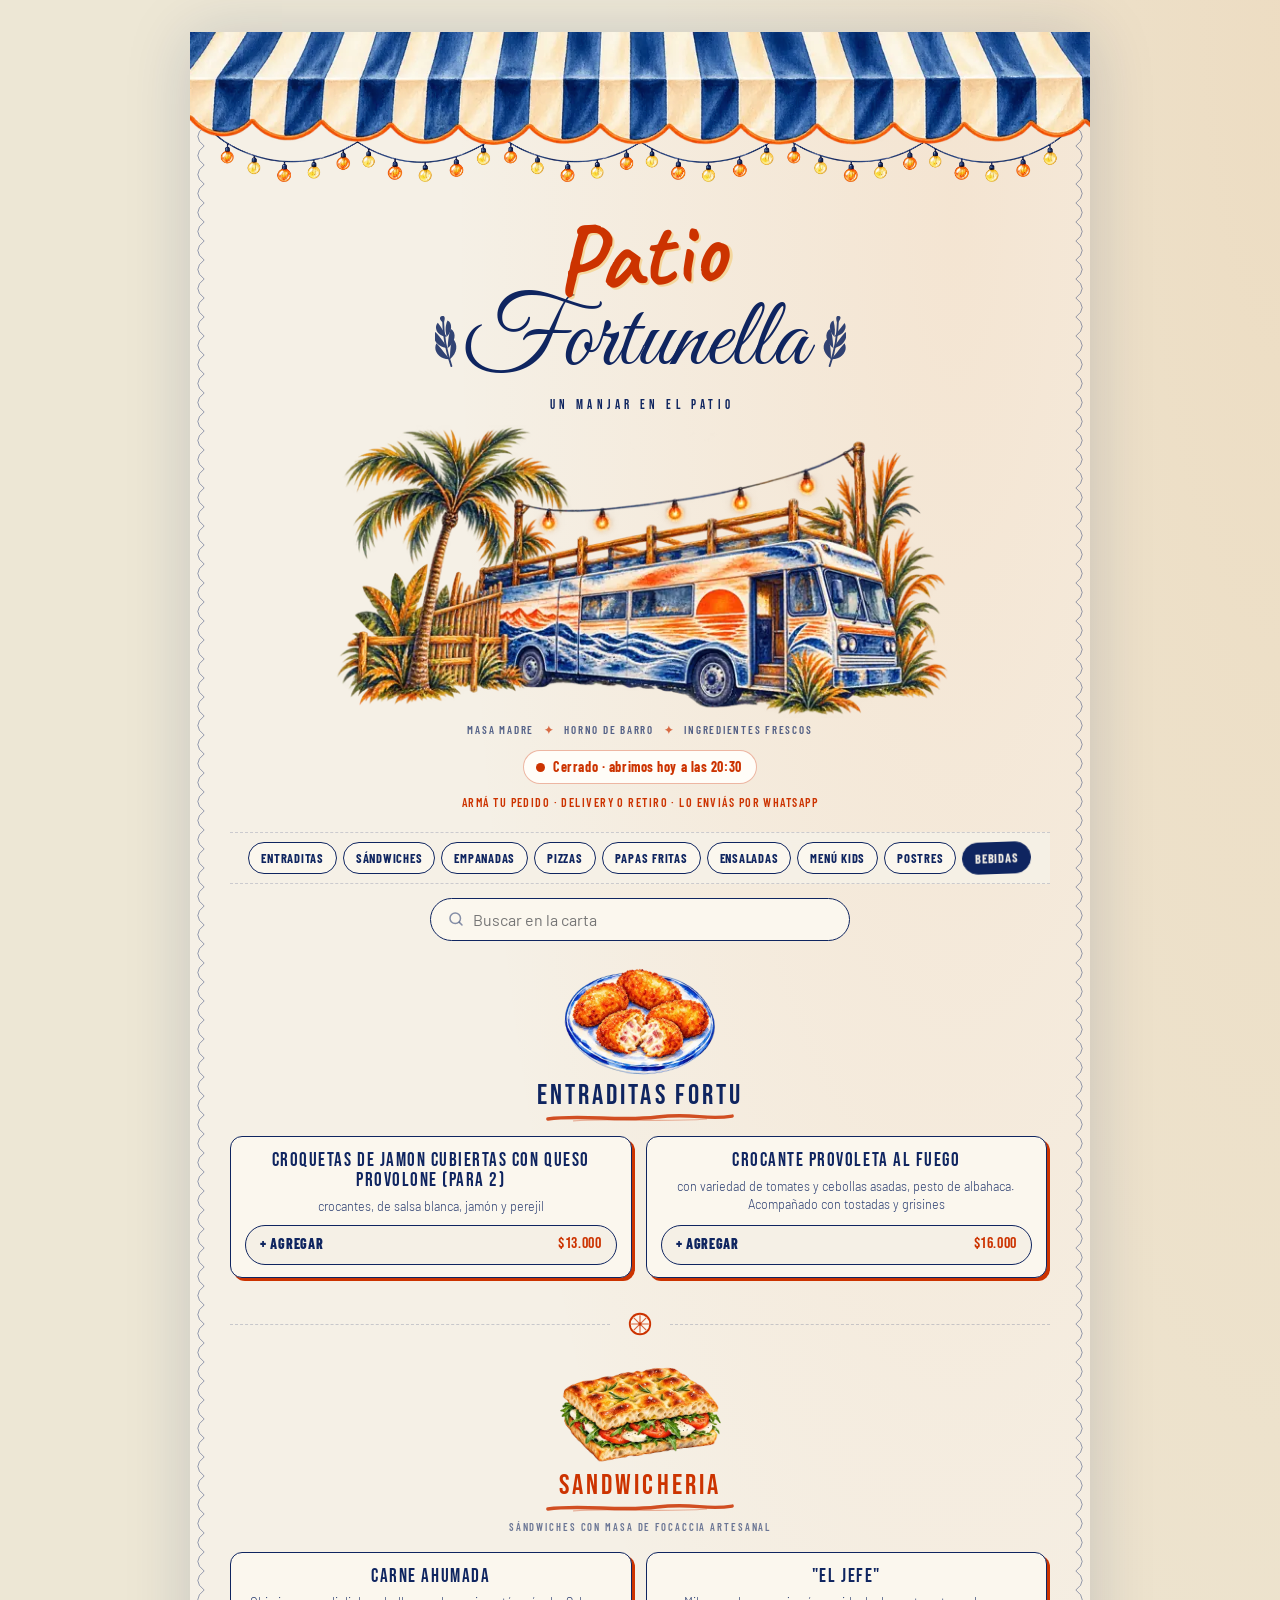
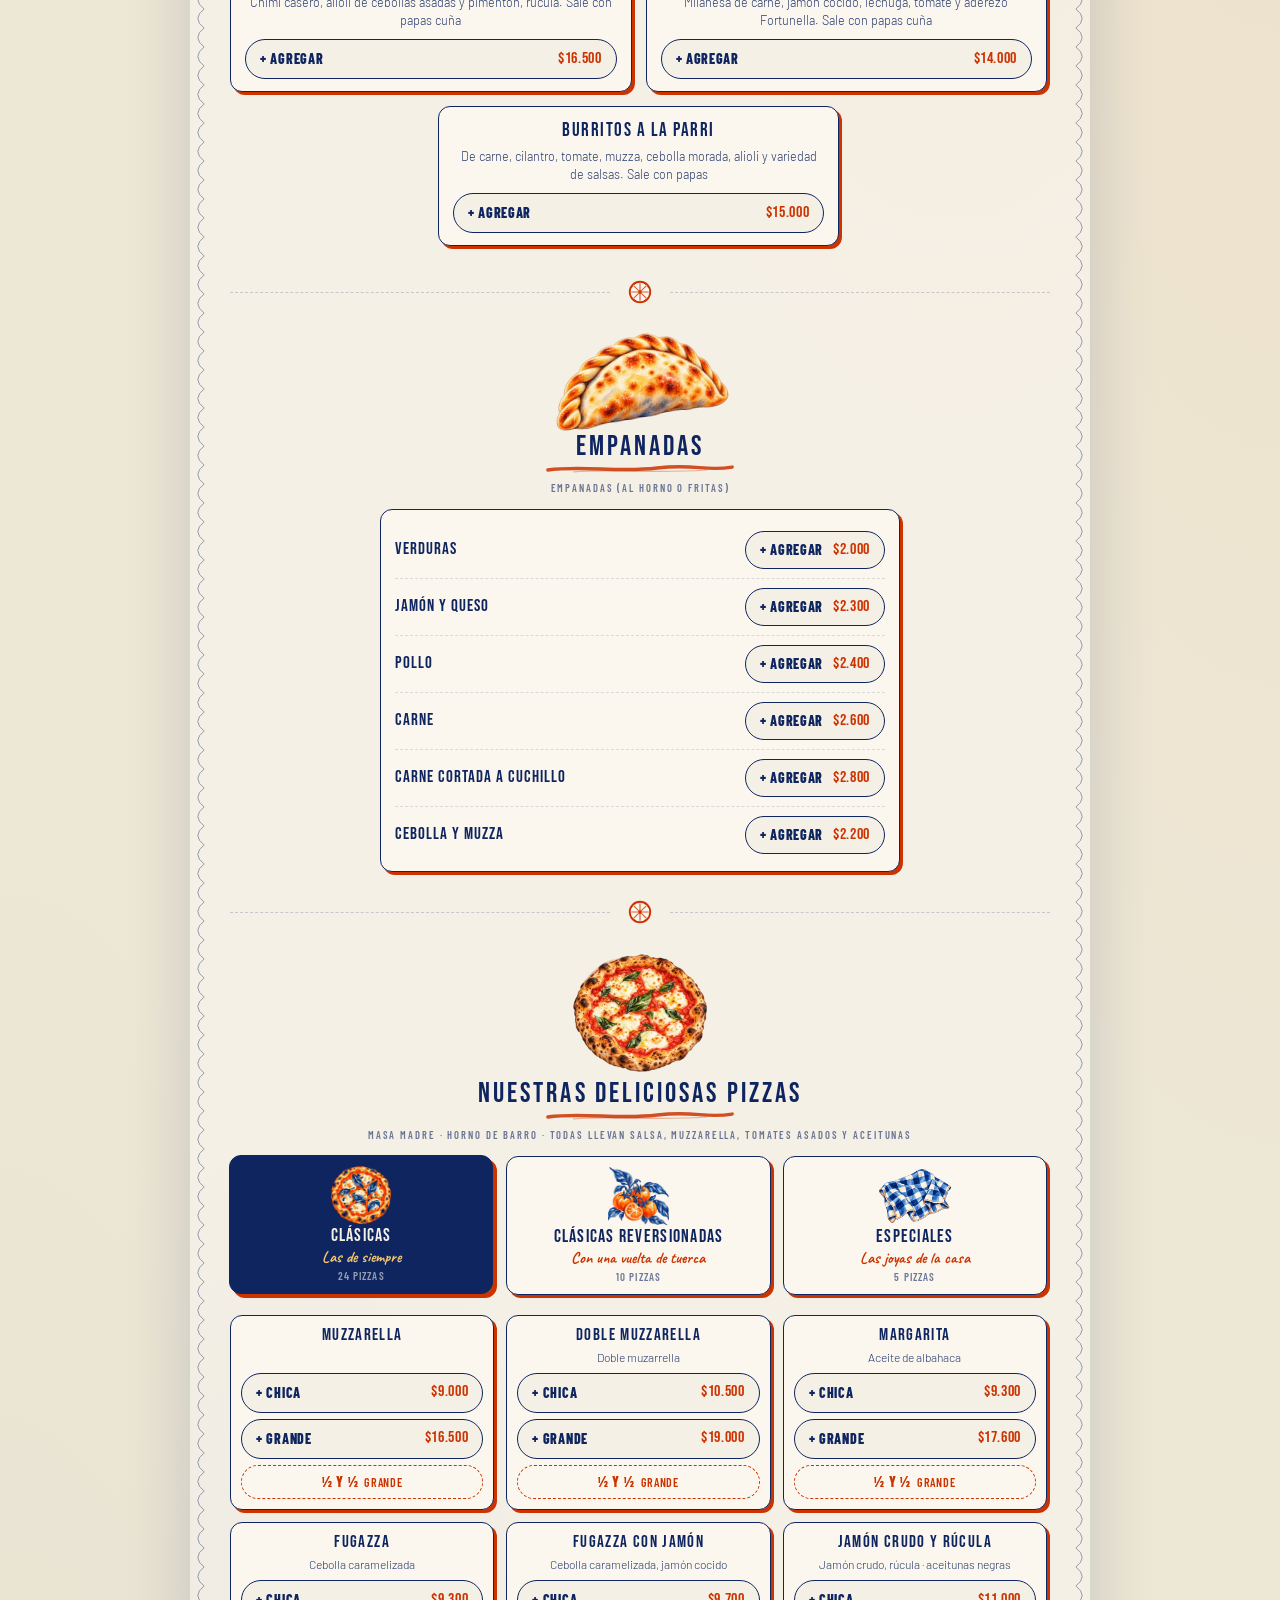
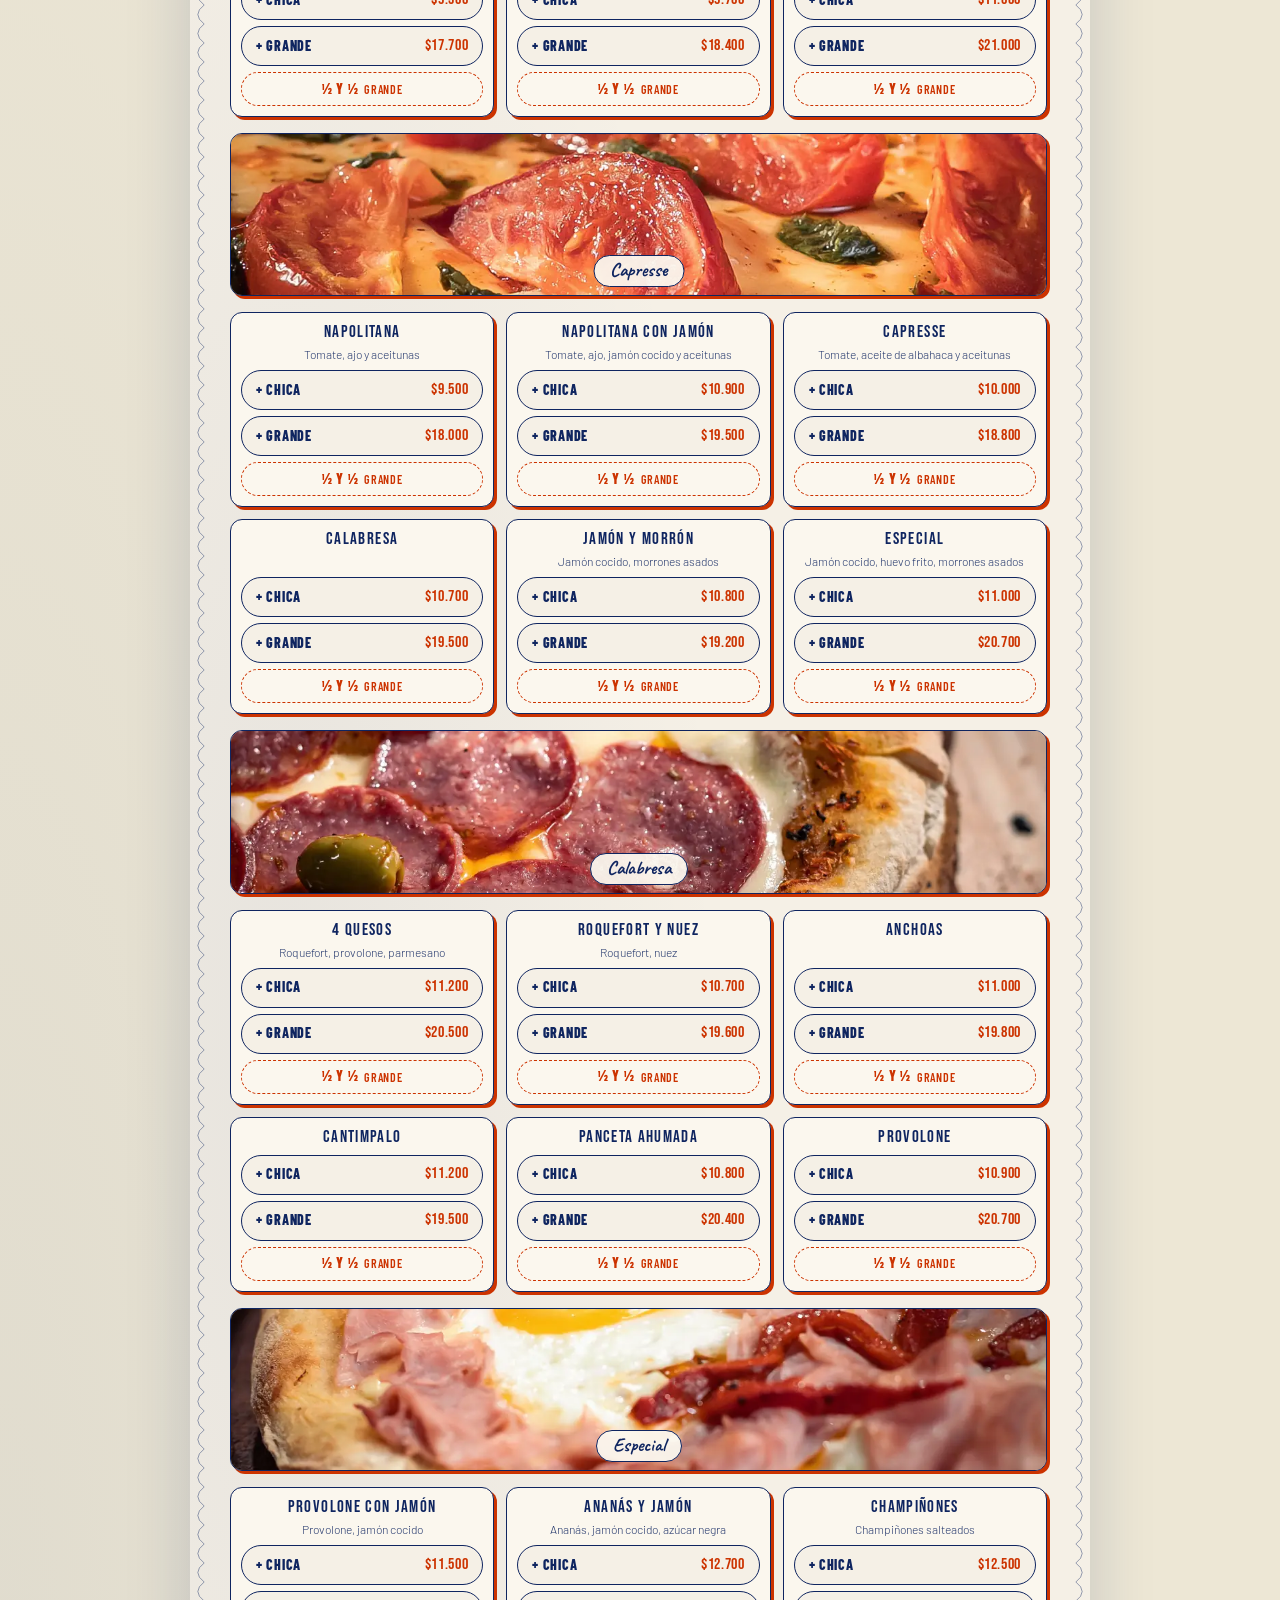
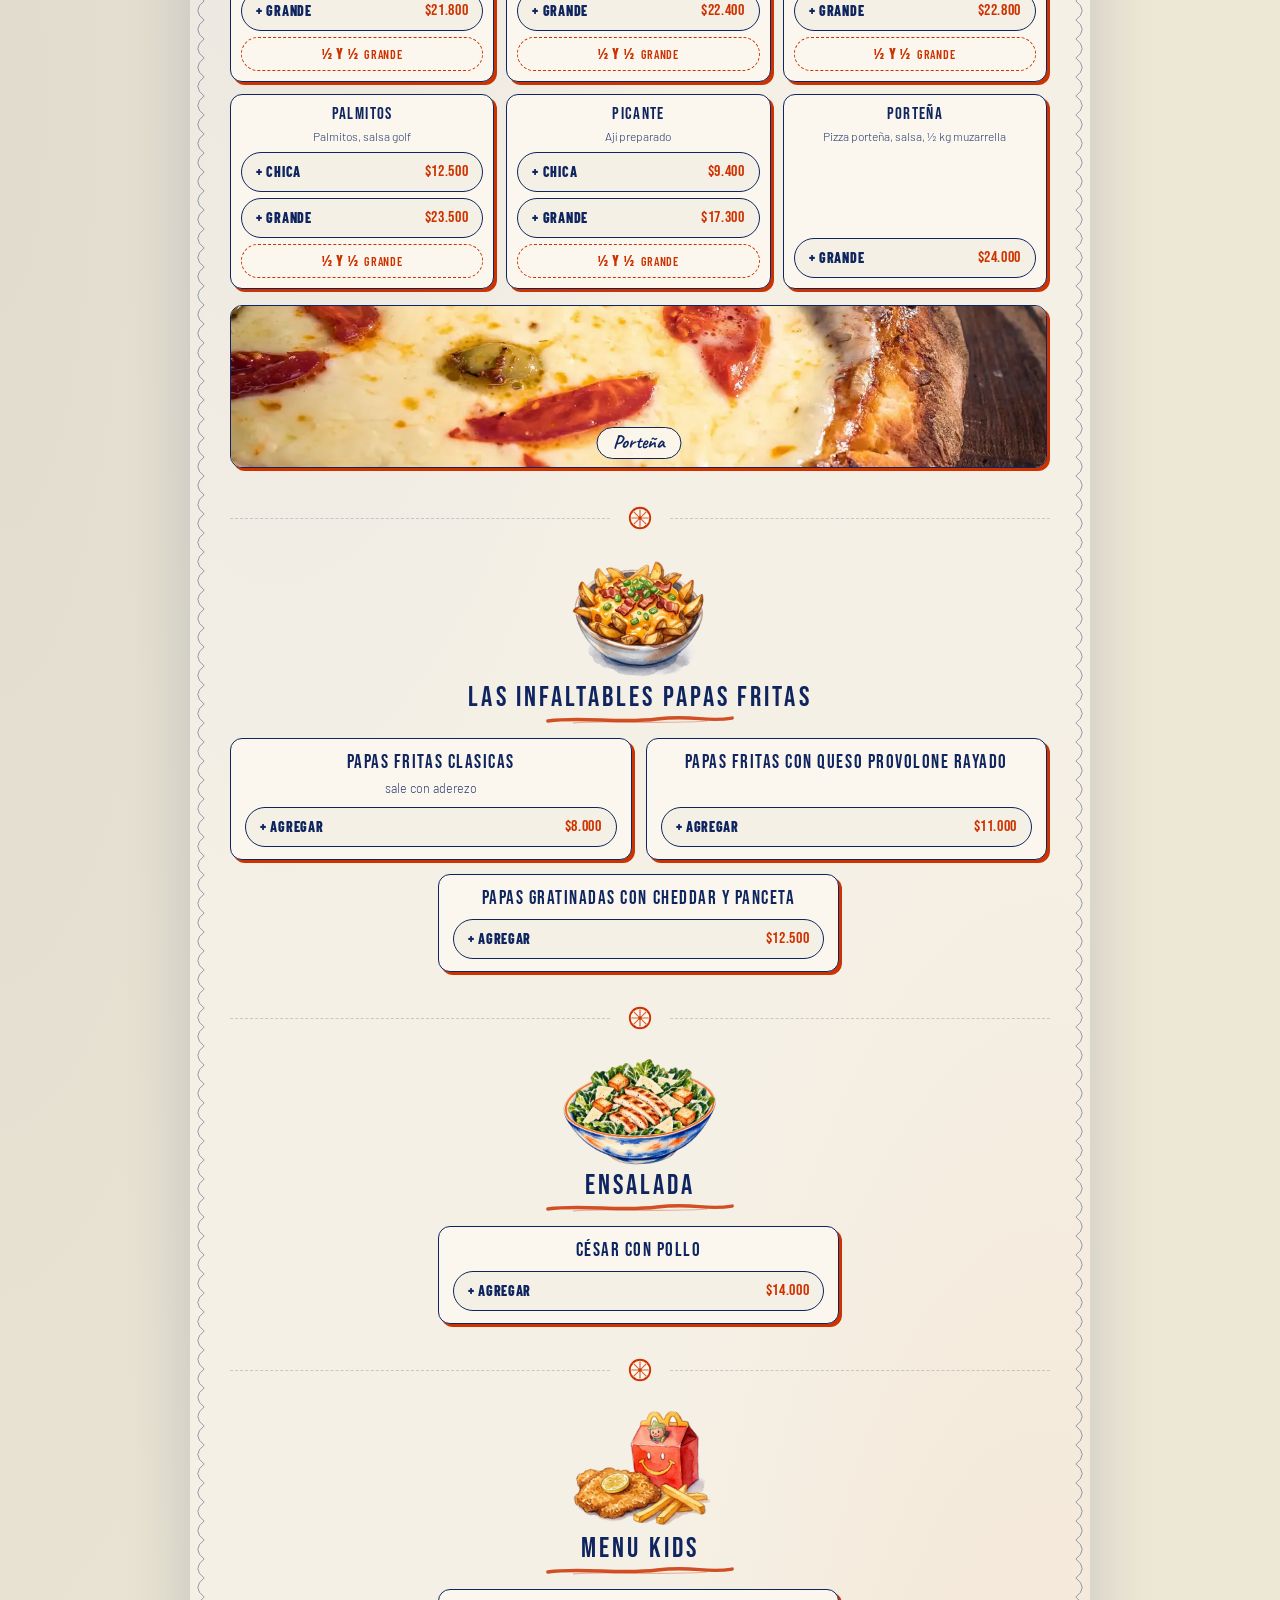
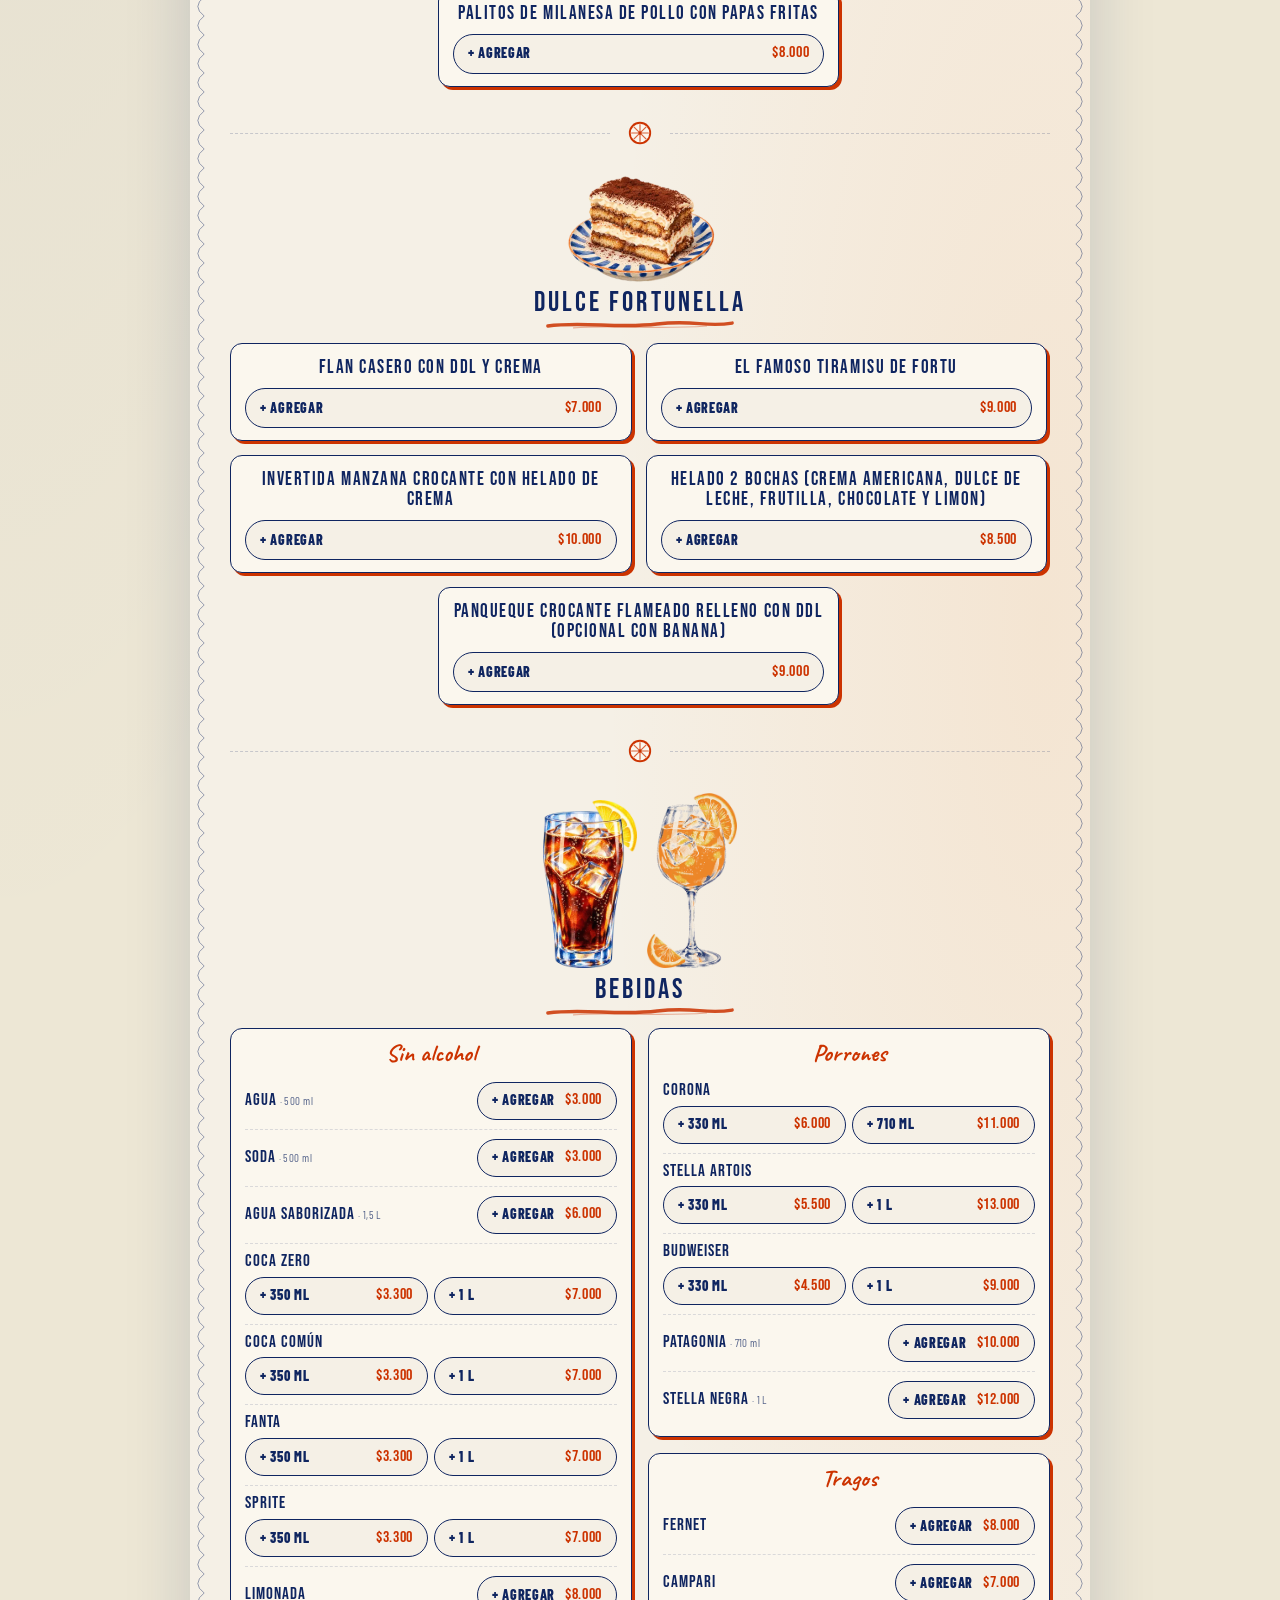
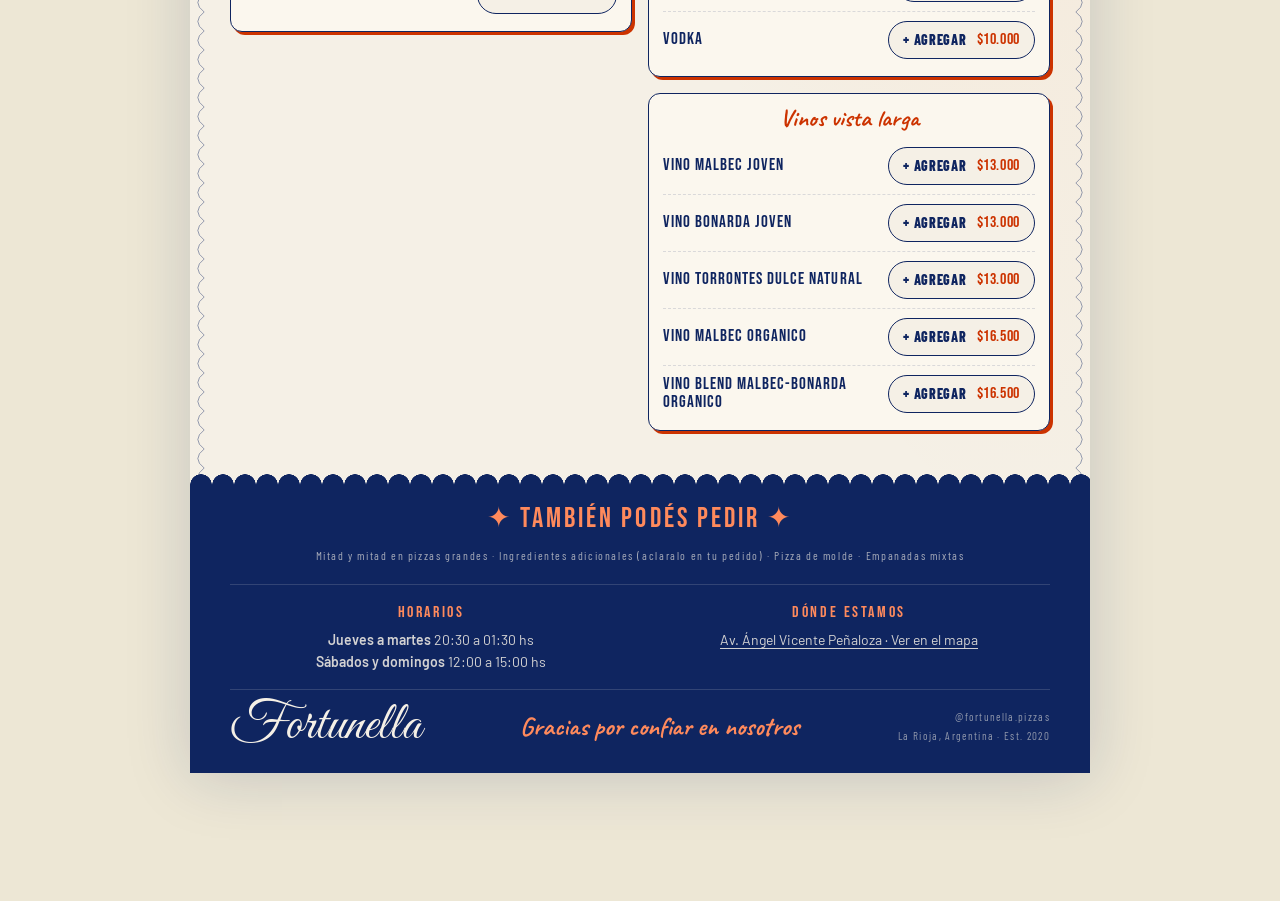
<file: index.html>
<!DOCTYPE html>
<html lang="es">
<head>
<meta charset="UTF-8">
<meta name="viewport" content="width=device-width, initial-scale=1.0, viewport-fit=cover">
<meta name="theme-color" content="#0F2560">
<meta name="description" content="Carta de Patio Fortunella, La Rioja. Armá tu pedido y envialo por WhatsApp.">
<title>Patio Fortunella | Pedí online</title>
<link rel="icon" type="image/png" sizes="32x32" href="icons/favicon-32.png">
<link rel="icon" type="image/png" sizes="192x192" href="icons/icon-192.png">
<link rel="apple-touch-icon" href="icons/apple-touch-icon.png">
<link rel="preconnect" href="https://fonts.googleapis.com">
<link rel="preconnect" href="https://fonts.gstatic.com" crossorigin>
<link href="https://fonts.googleapis.com/css2?family=Great+Vibes&family=Bebas+Neue&family=Barlow:wght@300;400;500;600&family=Barlow+Condensed:wght@400;600;700;800&family=Caveat:wght@600;700&display=swap" rel="stylesheet">
<link rel="stylesheet" href="css/styles.css?v=12">
</head>
<body class="verano">

<div class="page">
<div class="page-inner">

  <!-- Toldo + luces -->
  <img class="v-awning" src="assets/patio/techito.webp" alt="" aria-hidden="true" width="1200" height="151">
  <div class="v-lights" id="lights" aria-hidden="true"></div>

  <header class="v-hero">
    <h1 class="v-title">
      <span class="v-patio">Patio</span>
      <span class="hero-name"><svg class="hero-leaf left" viewBox="0 0 24 38" aria-hidden="true"><g transform="rotate(-12 12 38)"><path d="M12 36 C11 28 10 18 13 3" stroke="currentColor" stroke-width="1.3" fill="none" stroke-linecap="round"/><path d="M12 31 C5 30 1 23 5 18 C8 23 10 28 12 31Z"/><path d="M12 31 C18 28 20 22 17 17 C14 22 13 27 12 31Z"/><path d="M12 23 C5 21 2 14 6 10 C9 15 11 20 12 23Z"/><path d="M12 23 C18 20 21 14 17 10 C14 15 13 20 12 23Z"/><path d="M13 15 C7 13 5 7 9 4 C11 8 12 12 13 15Z"/><path d="M13 15 C18 12 19 6 16 4 C13 8 13 12 13 15Z"/><path d="M13 5 C10 2 11 0 13 0 C15 0 15 2 13 5Z"/></g></svg>Fortunella<svg class="hero-leaf right" viewBox="0 0 24 38" aria-hidden="true"><g transform="rotate(12 12 38)"><path d="M12 36 C13 28 14 18 11 3" stroke="currentColor" stroke-width="1.3" fill="none" stroke-linecap="round"/><path d="M12 31 C5 28 3 22 7 17 C10 22 11 27 12 31Z"/><path d="M12 31 C19 30 23 23 19 18 C16 23 14 28 12 31Z"/><path d="M12 23 C6 20 3 14 7 10 C10 15 11 20 12 23Z"/><path d="M12 23 C18 21 21 14 18 10 C15 15 13 20 12 23Z"/><path d="M11 15 C6 12 5 6 8 4 C10 8 11 12 11 15Z"/><path d="M11 15 C17 13 19 7 16 4 C14 8 12 12 11 15Z"/><path d="M11 5 C9 2 9 0 11 0 C13 0 13 2 11 5Z"/></g></svg></span>
    </h1>
    <p class="v-tagline">Un manjar en el patio</p>
    <img class="v-bondi" src="assets/patio/bondi.webp" alt="Ilustración del patio de Fortunella con el bondi y las luces" width="640" height="303">
    <p class="v-facts">Masa madre <span>✦</span> Horno de barro <span>✦</span> Ingredientes frescos</p>
    <p class="status" id="storeStatus" hidden></p>
    <p class="v-howto">Armá tu pedido · Delivery o retiro · Lo enviás por WhatsApp</p>
  </header>

  <!-- Secciones (las arma js/app.js al cargar la carta) -->
  <nav class="v-nav" id="cats" aria-label="Secciones de la carta"></nav>

  <label class="search">
    <svg viewBox="0 0 24 24" aria-hidden="true"><circle cx="11" cy="11" r="7"/><path d="m20 20-3.5-3.5"/></svg>
    <input id="search" type="search" placeholder="Buscar en la carta" autocomplete="off" aria-label="Buscar en la carta">
  </label>

  <!-- Fines de semana al mediodía: carta de día (solo empanadas) o carta de noche -->
  <div class="menu-switch" id="menuSwitch" hidden>
    <span class="ms-icon" id="msIcon" aria-hidden="true"></span>
    <div class="ms-text"><b id="msTitle"></b><span id="msText"></span></div>
    <button type="button" class="ms-btn" id="msBtn"></button>
  </div>

  <!-- Repetir el último pedido -->
  <section class="again" id="againCard" aria-labelledby="againTitle" hidden>
    <div class="again-head">
      <h2 id="againTitle">¿Lo mismo que la última vez?</h2>
      <button type="button" class="icon-btn" id="againClose" aria-label="Ocultar">×</button>
    </div>
    <p class="again-items" id="againItems"></p>
    <button type="button" class="btn primary" id="againBtn">Pedir lo mismo · <span id="againTotal"></span></button>
  </section>

  <main id="menu" class="menu" aria-live="polite">
    <p class="loading">Cargando carta…</p>
  </main>

  <footer class="bottom-block">
    <div class="also-ask">
      <p class="also-ask-title">✦ También podés pedir ✦</p>
      <p class="also-ask-items">Mitad y mitad en pizzas grandes · Ingredientes adicionales (aclaralo en tu pedido) · Pizza de molde · Empanadas mixtas</p>
    </div>
    <div class="footer-info-grid">
      <div>
        <p class="fi-title">Horarios</p>
        <ul class="fi-hours" id="footerHours"></ul>
      </div>
      <div>
        <p class="fi-title">Dónde estamos</p>
        <a class="fi-map" id="footerMap" href="#" target="_blank" rel="noopener"></a>
      </div>
    </div>
    <div class="footer">
      <p class="footer-logo">Fortunella</p>
      <p class="footer-buen">Gracias por confiar en nosotros</p>
      <div class="footer-right">
        <p class="footer-info">@fortunella.pizzas</p>
        <p class="footer-info">La Rioja, Argentina · Est. 2020</p>
      </div>
    </div>
  </footer>

</div>
</div>

<!-- Barra del modo mitad y mitad -->
<div class="half-bar" id="halfBar" role="status" aria-live="polite" hidden>
  <span class="hb-icon" aria-hidden="true">½</span>
  <span class="hb-text"><b>Mitad y mitad · Grande</b><span id="halfBarText"></span></span>
  <button type="button" class="hb-cancel" id="halfCancel">Cancelar</button>
</div>

<!-- Barra flotante del carrito -->
<button class="cart-bar" id="cartBar" type="button" hidden>
  <span class="cart-bar-count" id="cartBarCount">0</span>
  <span class="cart-bar-label">Ver mi pedido</span>
  <span class="cart-bar-total" id="cartBarTotal">$0</span>
</button>

<div class="scrim" id="scrim" hidden></div>

<!-- Hoja para agregar un producto -->
<section class="sheet" id="itemSheet" role="dialog" aria-modal="true" aria-labelledby="sheetTitle" hidden>
  <div class="sheet-grip" aria-hidden="true"></div>
  <button class="icon-btn sheet-close" type="button" data-close aria-label="Cerrar">×</button>
  <div class="sheet-body">
    <p class="sheet-cat" id="sheetCat"></p>
    <h2 class="sheet-title" id="sheetTitle"></h2>
    <p class="sheet-desc" id="sheetDesc"></p>

    <fieldset class="field" id="sizeField">
      <legend>Tamaño</legend>
      <div class="pills" id="sizePills"></div>
    </fieldset>

    <fieldset class="field" id="extrasField">
      <legend>Adicionales</legend>
      <div id="extrasList"></div>
    </fieldset>

    <div class="field">
      <label for="itemNotes" class="lbl">Observaciones <span class="opt">(opcional)</span></label>
      <textarea id="itemNotes" rows="2" maxlength="200" placeholder="Ej: sin aceitunas, bien cocida, sin cebolla…"></textarea>
    </div>
  </div>
  <div class="sheet-foot">
    <div class="stepper" role="group" aria-label="Cantidad">
      <button type="button" id="qtyMinus" aria-label="Restar uno">−</button>
      <output id="qtyOut" aria-live="polite">1</output>
      <button type="button" id="qtyPlus" aria-label="Sumar uno">+</button>
    </div>
    <button class="btn primary grow" type="button" id="addBtn">Agregar <span id="addPrice"></span></button>
  </div>
</section>

<!-- "¿Le sumás algo?": entre Entrega y Confirmar -->
<section class="sheet" id="upsellSheet" role="dialog" aria-modal="true" aria-labelledby="upsellTitle" hidden>
  <div class="sheet-grip" aria-hidden="true"></div>
  <button class="icon-btn sheet-close" type="button" data-close aria-label="Cerrar y ver el resumen">×</button>
  <div class="sheet-body">
    <p class="sheet-cat">Antes de confirmar</p>
    <h2 class="sheet-title" id="upsellTitle">¿Le sumás algo?</h2>
    <p class="sheet-desc" id="upsellDesc"></p>
    <div class="upsell-list" id="upsellList"></div>
  </div>
  <div class="sheet-foot">
    <div class="upsell-total"><small>Total</small><b id="upsellTotal">$0</b></div>
    <button class="btn primary grow" type="button" id="upsellNext">No, gracias</button>
  </div>
</section>

<!-- Panel del pedido: carrito → entrega → resumen -->
<section class="drawer" id="drawer" role="dialog" aria-modal="true" aria-labelledby="drawerTitle" hidden>
  <header class="drawer-head">
    <button class="icon-btn" type="button" id="drawerBack" aria-label="Volver">‹</button>
    <h2 id="drawerTitle">Tu pedido</h2>
    <button class="icon-btn" type="button" data-close aria-label="Cerrar">×</button>
  </header>
  <ol class="steps" aria-label="Pasos">
    <li data-step="cart">Pedido</li>
    <li data-step="delivery">Entrega</li>
    <li data-step="review">Confirmar</li>
  </ol>

  <div class="drawer-body">
    <div class="notice closed" id="closedNotice" hidden>
      <span class="notice-icon" aria-hidden="true">🌙</span>
      <div><b>Ahora estamos cerrados</b><p id="closedText"></p></div>
    </div>
    <!-- Paso 1 -->
    <div class="step" data-panel="cart">
      <ul class="lines" id="lines"></ul>
      <div class="clear-cart" id="clearCart" hidden>
        <button type="button" class="clear-link" id="clearAsk">
          <svg viewBox="0 0 24 24" aria-hidden="true"><path d="M9 3h6l1 2h4v2H4V5h4l1-2Zm-3 6h12l-1 12H7L6 9Z"/></svg>
          Vaciar carrito
        </button>
        <div class="clear-confirm" id="clearConfirm" role="group" aria-label="Confirmar vaciar carrito" hidden>
          <span>¿Quitar todos los productos?</span>
          <button type="button" class="text-btn" id="clearNo">Cancelar</button>
          <button type="button" class="clear-yes" id="clearYes">Sí, vaciar</button>
        </div>
      </div>
      <div class="empty" id="emptyCart">
        <p>Tu pedido está vacío.</p>
        <button class="btn ghost" type="button" data-close>Ver la carta</button>
      </div>
      <div class="field" id="generalNotesField">
        <label for="generalNotes" class="lbl">Comentario general <span class="opt">(opcional)</span></label>
        <textarea id="generalNotes" rows="2" maxlength="300" placeholder="Algo que quieras aclarar sobre todo el pedido"></textarea>
      </div>
    </div>

    <!-- Paso 2 -->
    <form class="step" data-panel="delivery" id="deliveryForm" novalidate>
      <div class="field">
        <label for="custName" class="lbl">Pedido a nombre de</label>
        <input id="custName" name="name" type="text" autocomplete="name" maxlength="60" placeholder="Tu nombre" required>
        <p class="error" data-error-for="custName">Contanos a nombre de quién va el pedido.</p>
      </div>

      <fieldset class="field" id="modeField">
        <legend>¿Cómo lo querés?</legend>
        <div class="choice-grid">
          <label class="choice">
            <input type="radio" name="mode" value="delivery">
            <span class="choice-ui"><b>Delivery</b><small>Te lo llevamos · ubicación por WhatsApp</small></span>
          </label>
          <label class="choice">
            <input type="radio" name="mode" value="pickup">
            <span class="choice-ui"><b>Retiro en el local</b><small>Pasás a buscarlo</small></span>
          </label>
        </div>
        <p class="error" data-error-for="mode">Elegí delivery o retiro.</p>
      </fieldset>

      <div class="mode-panel" data-mode="delivery" hidden>
        <div class="notice" id="deliveryNotice">
          <span class="notice-icon" aria-hidden="true">📍</span>
          <div>
            <b>La ubicación la mandás por WhatsApp</b>
            <p>No hace falta cargar la dirección. Después de enviar el pedido, en el mismo chat tocá <b>📎 (o +) → Ubicación → Enviar tu ubicación actual</b>.</p>
          </div>
        </div>
        <div class="field">
          <label for="addressRef" class="lbl">Indicaciones para el repartidor <span class="opt">(opcional)</span></label>
          <input id="addressRef" type="text" maxlength="120" placeholder="Depto, piso, timbre, color de la casa…">
        </div>
        <p class="hint" id="feeHint"></p>
      </div>

      <div class="mode-panel" data-mode="pickup" hidden>
        <a class="store-link" id="storeLink" href="#" target="_blank" rel="noopener">
          <span class="notice-icon" aria-hidden="true">📍</span>
          <span><b>Retirás en</b><span id="storeAddress"></span></span>
          <span class="store-link-cta">Ver mapa</span>
        </a>
        <fieldset class="field" id="whenField">
          <legend>¿Cuándo pasás?</legend>
          <label class="radio-row">
            <input type="radio" name="when" value="asap">
            <span>Que el local me avise cuándo está listo</span>
          </label>
          <label class="radio-row">
            <input type="radio" name="when" value="time">
            <span>A un horario específico</span>
          </label>
          <div class="time-pick" id="timePick" hidden>
            <select id="pickupTime" aria-label="Horario de retiro"></select>
            <p class="hint" id="pickupHint"></p>
            <p class="error" data-error-for="pickupTime">Elegí un horario.</p>
          </div>
          <p class="error" data-error-for="when">Elegí cuándo pasás a retirarlo.</p>
        </fieldset>
      </div>

      <fieldset class="field" id="payField">
        <legend>Forma de pago</legend>
        <div class="pills" id="payPills"></div>
        <p class="error" data-error-for="pay">Elegí cómo vas a pagar.</p>
        <div class="cash" id="cashField" hidden>
          <label for="cashAmount" class="lbl">¿Con cuánto abonás? <span class="opt">(opcional, para el vuelto)</span></label>
          <input id="cashAmount" type="text" inputmode="numeric" maxlength="10" placeholder="$">
        </div>
        <div class="transfer" id="transferField" hidden>
          <p class="transfer-title">Datos para transferir</p>
          <div class="transfer-alias">
            <span><small>Alias</small><b id="trAlias"></b></span>
            <button type="button" class="copy-btn" id="trCopy">Copiar</button>
          </div>
          <dl class="transfer-kv" id="trData"></dl>
          <p class="hint" id="trHint"></p>
        </div>
      </fieldset>
    </form>

    <!-- Paso 3 -->
    <div class="step" data-panel="review">
      <div class="review" id="review"></div>
      <p class="hint center" id="reviewHint">Al tocar “Enviar pedido” se abre WhatsApp con el mensaje listo. Solo tenés que enviarlo.</p>
    </div>
  </div>

  <footer class="drawer-foot">
    <button type="button" class="missing" id="missingHint" hidden></button>
    <div class="totals">
      <span>Total</span>
      <strong id="drawerTotal">$0</strong>
    </div>
    <button class="btn primary" type="button" id="nextBtn">Continuar</button>
  </footer>
</section>

<!-- Confirmación después de abrir WhatsApp -->
<section class="sheet small" id="sentSheet" role="dialog" aria-modal="true" aria-labelledby="sentTitle" hidden>
  <div class="sheet-body center">
    <p class="sent-icon" aria-hidden="true">✓</p>
    <h2 class="sheet-title" id="sentTitle">¡Listo! Abrimos WhatsApp</h2>
    <p class="sheet-desc">Revisá el mensaje y tocá enviar. Si WhatsApp no se abrió, probá de nuevo. Tu carrito quedó vacío para un próximo pedido.</p>
    <div class="notice" id="sentLocTip" hidden>
      <span class="notice-icon" aria-hidden="true">📍</span>
      <div>
        <b>Ahora mandanos tu ubicación</b>
        <p>Después de enviar el mensaje, en el mismo chat tocá <b>📎 (o +) → Ubicación → Enviar tu ubicación actual</b>. Sin la ubicación no podemos despachar el pedido.</p>
      </div>
    </div>
    <div class="notice" id="sentPayTip" hidden>
      <span class="notice-icon" aria-hidden="true">💸</span>
      <div><b>Transferencia</b><p id="sentPayText"></p></div>
    </div>
  </div>
  <div class="sheet-foot column">
    <button class="btn primary" type="button" id="newOrderBtn">Listo</button>
    <a class="btn ghost" id="retryLink" href="#" target="_blank" rel="noopener">Abrir WhatsApp de nuevo</a>
    <button class="btn link" type="button" id="restoreBtn">Me faltó algo: volver a mi pedido</button>
  </div>
</section>

<div class="toast" id="toast" role="status" aria-live="polite"></div>

<script src="js/config.js?v=12"></script>
<script src="js/app.js?v=12"></script>
</body>
</html>
</file>
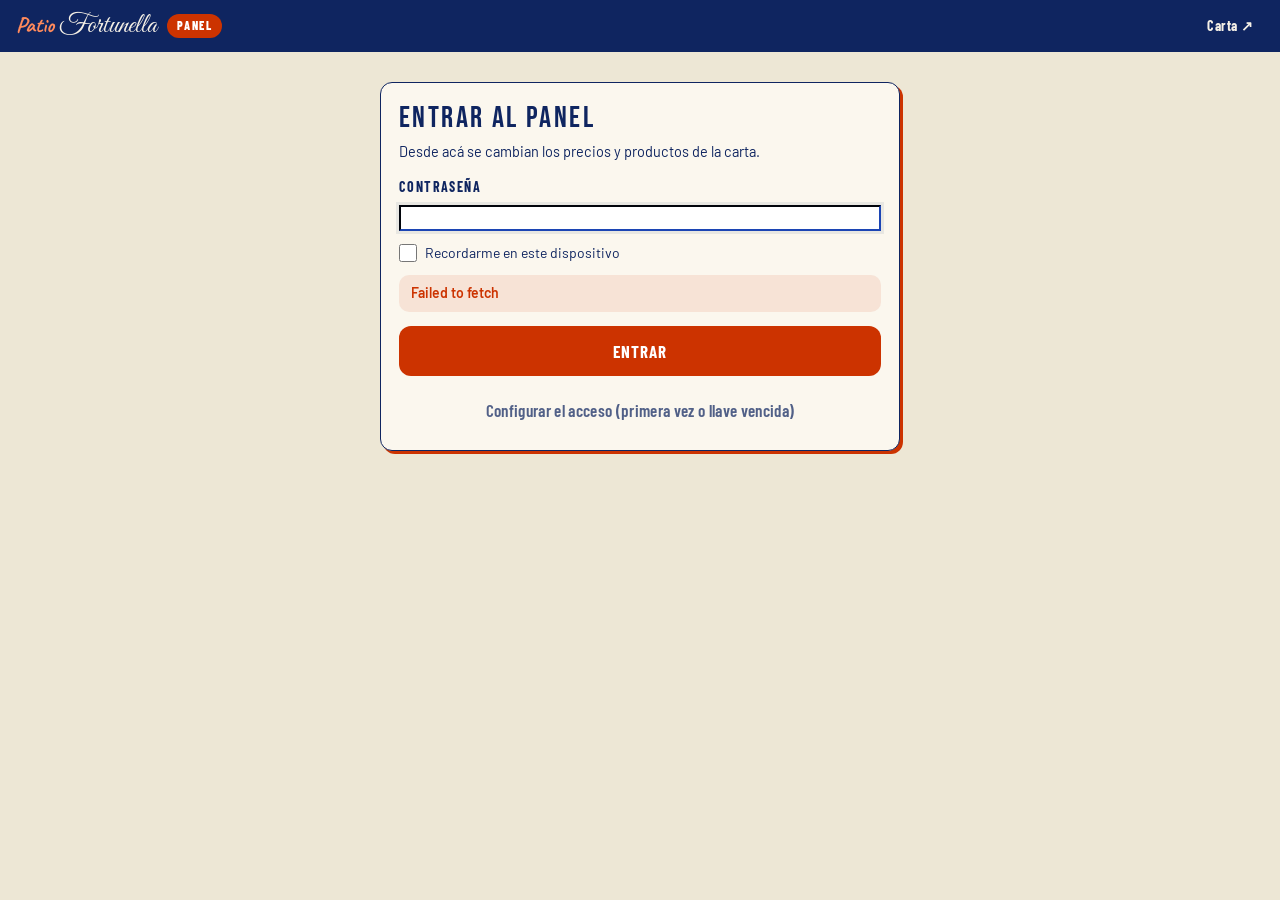
<file: admin.html>
<!DOCTYPE html>
<html lang="es">
<head>
<meta charset="UTF-8">
<meta name="viewport" content="width=device-width, initial-scale=1.0, viewport-fit=cover">
<meta name="robots" content="noindex, nofollow">
<meta name="theme-color" content="#0F2560">
<title>Panel | Patio Fortunella</title>
<link rel="icon" type="image/png" sizes="32x32" href="icons/favicon-32.png">
<link rel="apple-touch-icon" href="icons/apple-touch-icon.png">
<link rel="preconnect" href="https://fonts.googleapis.com">
<link rel="preconnect" href="https://fonts.gstatic.com" crossorigin>
<link href="https://fonts.googleapis.com/css2?family=Great+Vibes&family=Bebas+Neue&family=Barlow:wght@300;400;500;600&family=Barlow+Condensed:wght@400;600;700;800&family=Caveat:wght@600;700&display=swap" rel="stylesheet">
<link rel="stylesheet" href="css/styles.css?v=12">
<link rel="stylesheet" href="css/admin.css?v=12">
</head>
<body class="adm">

<header class="adm-top">
  <a class="adm-brand" href="./"><span class="adm-patio">Patio</span> Fortunella</a>
  <span class="adm-tag">Panel</span>
  <span class="adm-spacer"></span>
  <a class="adm-link" href="./" target="_blank" rel="noopener">Carta ↗</a>
  <button type="button" class="adm-link" id="logoutBtn" hidden>Salir</button>
</header>

<main class="adm-main">
  <p class="adm-loading" id="bootMsg">Cargando…</p>

  <!-- Entrar -->
  <section class="adm-card adm-narrow" id="loginView" hidden>
    <h1 class="adm-h1">Entrar al panel</h1>
    <p class="adm-p">Desde acá se cambian los precios y productos de la carta.</p>
    <form id="loginForm" novalidate>
      <label class="lbl" for="loginPass">Contraseña</label>
      <input id="loginPass" type="password" autocomplete="current-password" required>
      <label class="adm-check"><input type="checkbox" id="loginRemember"> Recordarme en este dispositivo</label>
      <p class="adm-error" id="loginError" hidden></p>
      <button class="btn primary adm-full" type="submit" id="loginBtn">Entrar</button>
    </form>
    <button type="button" class="btn link adm-full" id="toSetup">Configurar el acceso (primera vez o llave vencida)</button>
  </section>

  <!-- Configurar el acceso -->
  <section class="adm-card adm-narrow" id="setupView" hidden>
    <h1 class="adm-h1">Configurar el acceso</h1>
    <p class="adm-p">El panel guarda los cambios en GitHub, donde vive la página. Para eso necesita una
      <b>llave de GitHub</b> (se crea una sola vez) y una <b>contraseña</b> que elegís vos. La llave queda guardada
      cifrada con la contraseña: después, para entrar, alcanza con la contraseña.</p>
    <ol class="adm-steps">
      <li>Con la cuenta dueña del repo <b id="repoName"></b>, abrí
        <a href="https://github.com/settings/personal-access-tokens/new" target="_blank" rel="noopener">crear una llave (fine-grained token)</a>.</li>
      <li>Nombre: <i>Panel Fortunella</i>. Vencimiento: el más largo que permita.</li>
      <li>En <b>Repository access</b> elegí <b>Only select repositories</b> y marcá solo este repo.</li>
      <li>En <b>Permissions → Repository permissions → Contents</b> elegí <b>Read and write</b>.</li>
      <li>Tocá <b>Generate token</b>, copiá la llave y pegala acá abajo.</li>
    </ol>
    <form id="setupForm" novalidate>
      <label class="lbl" for="setupToken">Llave de GitHub</label>
      <input id="setupToken" type="password" autocomplete="off" spellcheck="false" placeholder="github_pat_…" required>
      <label class="lbl" for="setupPass">Contraseña del panel <span class="opt">(mínimo 10 caracteres)</span></label>
      <input id="setupPass" type="password" autocomplete="new-password" minlength="10" required>
      <label class="lbl" for="setupPass2">Repetí la contraseña</label>
      <input id="setupPass2" type="password" autocomplete="new-password" minlength="10" required>
      <p class="adm-error" id="setupError" hidden></p>
      <button class="btn primary adm-full" type="submit" id="setupBtn">Guardar acceso y entrar</button>
    </form>
    <button type="button" class="btn link adm-full" id="toLogin" hidden>Volver a entrar con la contraseña</button>
  </section>

  <!-- Editor -->
  <section id="editorView" hidden>
    <div class="adm-toolbar">
      <label class="search adm-search">
        <svg viewBox="0 0 24 24" aria-hidden="true"><circle cx="11" cy="11" r="7"/><path d="m20 20-3.5-3.5"/></svg>
        <input id="admSearch" type="search" placeholder="Buscar producto" autocomplete="off" aria-label="Buscar producto">
      </label>
      <p class="adm-meta" id="admMeta"></p>
    </div>
    <details class="adm-sec adm-settings" id="settingsBox"></details>
    <div id="sections"></div>
  </section>
</main>

<!-- Barra de guardado -->
<div class="adm-savebar" id="saveBar" hidden>
  <span class="adm-save-text" id="saveText">Tenés cambios sin guardar</span>
  <button type="button" class="btn ghost" id="discardBtn">Descartar</button>
  <button type="button" class="btn primary" id="saveBtn">Guardar y publicar</button>
</div>

<div class="toast" id="toast" role="status" aria-live="polite"></div>

<script src="js/config.js?v=12"></script>
<script src="js/admin.js?v=12"></script>
</body>
</html>
</file>
<file: css/styles.css>
*, *::before, *::after { box-sizing: border-box; margin: 0; padding: 0; }

/* Paleta de la carta "Patio Fortunella": azul #0F2560 · teja #CC3300 · cremas + acuarelas */
:root {
  color-scheme: light;
  --blue: #0F2560;
  --blue-70: rgba(15, 37, 96, 0.72);
  --blue-50: rgba(15, 37, 96, 0.5);
  --blue-15: rgba(15, 37, 96, 0.15);
  --blue-08: rgba(15, 37, 96, 0.08);
  --orange: #CC3300;
  --orange-dark: #A82A00;
  --orange-10: rgba(204, 51, 0, 0.1);
  --cream: #F5F0E6;
  --cream2: #EDE7D5;
  --cream3: #E4DBCA;
  --paper: #FBF7EE;
  --sun: #F3C66B;
  --white: #FFFDF8;
  --ok: #1F7A4D;
  --radius: 14px;
  --shadow: 0 10px 40px rgba(15, 37, 96, 0.18);
  --bar-h: 64px;
  --display: 'Bebas Neue', sans-serif;
  --cond: 'Barlow Condensed', sans-serif;
  --body: 'Barlow', system-ui, sans-serif;
  --script: 'Caveat', cursive;
  /* Marco único de tarjeta: borde azul, sombra teja */
  --card-border: 1.5px solid var(--blue);
  --card-shadow: 3px 3px 0 var(--orange);
  --card-radius: 12px;
  --wash-orange: rgba(236, 129, 33, 0.10);
  --wash-blue: rgba(15, 37, 96, 0.06);
  --brush: url("data:image/svg+xml,%3Csvg xmlns='http://www.w3.org/2000/svg' viewBox='0 0 200 12'%3E%3Cpath d='M3 7 C40 2 78 10 118 5 S168 9 197 4' fill='none' stroke='%23CC3300' stroke-width='3.6' stroke-linecap='round' opacity='.85'/%3E%3Cpath d='M30 9 C70 6 120 11 170 7' fill='none' stroke='%23CC3300' stroke-width='1.2' stroke-linecap='round' opacity='.35'/%3E%3C/svg%3E");
  --citrus: url("data:image/svg+xml,%3Csvg xmlns='http://www.w3.org/2000/svg' viewBox='0 0 28 28'%3E%3Ccircle cx='14' cy='14' r='12' fill='%23CC3300'/%3E%3Ccircle cx='14' cy='14' r='10' fill='%23FBF7EE'/%3E%3Cg stroke='%23CC3300' stroke-width='1.3' stroke-linecap='round' opacity='.75'%3E%3Cpath d='M14 5v18M5 14h18M7.6 7.6l12.8 12.8M20.4 7.6 7.6 20.4'/%3E%3C/g%3E%3Ccircle cx='14' cy='14' r='1.6' fill='%23CC3300'/%3E%3C/svg%3E");
  --wave: url("data:image/svg+xml,%3Csvg xmlns='http://www.w3.org/2000/svg' viewBox='0 0 22 60'%3E%3Cpath d='M16 0 Q-4 15 16 30 Q-4 45 16 60' fill='none' stroke='%230F2560' stroke-width='1.5' stroke-opacity='.45'/%3E%3C/svg%3E");
}

html { scroll-behavior: smooth; scroll-padding-top: 64px; }
body {
  background:
    radial-gradient(ellipse 70% 45% at 100% 0%, var(--wash-orange), transparent 70%),
    radial-gradient(ellipse 60% 40% at 0% 55%, var(--wash-blue), transparent 70%),
    var(--cream2);
  color: var(--blue);
  font-family: var(--body);
  font-size: 15px;
  line-height: 1.45;
  -webkit-tap-highlight-color: transparent;
  padding-bottom: calc(var(--bar-h) + 32px + env(safe-area-inset-bottom));
}
body.locked { overflow: hidden; }
button, input, select, textarea { font: inherit; color: inherit; }
button { cursor: pointer; background: none; border: 0; }
:focus-visible { outline: 2.5px solid var(--orange); outline-offset: 2px; }
[hidden] { display: none !important; }
.sr-only { position: absolute; width: 1px; height: 1px; overflow: hidden; clip: rect(0 0 0 0); white-space: nowrap; }

/* ─── HOJA (página de papel) ─── */
.page {
  max-width: 900px; margin: 32px auto; position: relative;
  overflow: clip; /* deja funcionar la barra pegajosa */
  background:
    radial-gradient(ellipse 80% 30% at 85% 2%, var(--wash-orange), transparent 70%),
    radial-gradient(ellipse 70% 25% at 10% 48%, var(--wash-blue), transparent 70%),
    radial-gradient(ellipse 70% 25% at 95% 80%, var(--wash-orange), transparent 70%),
    var(--cream);
  box-shadow: 0 4px 60px rgba(15, 37, 96, 0.18);
}
/* Bordes ondulados laterales */
.page::before, .page::after {
  content: ""; position: absolute; top: 0; bottom: 0; width: 14px; inset: 0 auto 0 4px;
  background: var(--wave) left top / 14px 38px repeat-y; pointer-events: none; z-index: 0;
}
.page::after { inset: 0 4px 0 auto; transform: scaleX(-1); }
.page-inner { position: relative; z-index: 1; padding: 32px 40px; }

/* ─── TOLDO + GUIRNALDA ─── */
.v-awning {
  display: block; width: calc(100% + 80px); max-width: none; height: auto;
  margin: -32px -40px 0; pointer-events: none; position: relative; z-index: 2;
}
.v-lights {
  width: calc(100% + 30px); height: 62px; margin: -12px -15px 0;
  background: url("../assets/patio/guirnalda.webp") left top / auto 100% repeat-x;
  position: relative; z-index: 1; pointer-events: none;
}

/* ─── HERO ─── */
.v-hero { position: relative; text-align: center; padding: 34px 0 4px; }
.v-title { font-weight: 400; display: flex; flex-direction: column; align-items: center; }
.v-patio {
  font-family: var(--script); font-weight: 700; font-size: 96px; color: var(--orange); line-height: .8;
  margin: 0 0 4px; transform: rotate(-5deg); display: inline-block; text-shadow: 2px 2px 0 rgba(243, 198, 107, 0.55);
}
.hero-name {
  font-family: 'Great Vibes', cursive; font-weight: 400; font-size: 98px; line-height: 0.9; color: var(--blue);
  display: inline-flex; align-items: center; justify-content: center;
}
.hero-leaf { width: 34px; height: 56px; fill: var(--blue); color: var(--blue); opacity: 0.85; flex: none; }
.hero-leaf.left { margin: 0 -6px 0 8px; }
.hero-leaf.right { margin: 0 8px 0 4px; }
.v-tagline { font-family: var(--display); font-size: 13px; letter-spacing: 0.34em; margin-top: 10px; padding-left: .34em; }
.v-bondi { display: block; width: min(100%, 620px); height: auto; margin: 10px auto 4px; }
.v-facts {
  font-family: var(--cond); font-size: 11px; font-weight: 600; letter-spacing: 0.16em; text-transform: uppercase; opacity: .7;
}
.v-facts span { color: var(--orange); margin: 0 6px; }
.v-howto {
  font-family: var(--cond); font-weight: 600; font-size: 12px; letter-spacing: 0.12em; text-transform: uppercase;
  color: var(--orange); margin-top: 10px;
}

/* ─── BARRA DE SECCIONES (pegajosa) ─── */
.v-nav {
  position: sticky; top: 0; z-index: 20; display: flex; gap: 8px; overflow-x: auto; scrollbar-width: none;
  margin: 16px -40px 0; padding: 10px 40px;
  background: rgba(245, 240, 230, 0.92); -webkit-backdrop-filter: blur(6px); backdrop-filter: blur(6px);
  border-top: 1px dashed rgba(15, 37, 96, 0.18); border-bottom: 1px dashed rgba(15, 37, 96, 0.18);
}
.v-nav::-webkit-scrollbar { display: none; }
.v-nav:empty { display: none; }
/* centrados; si no entran (celular) se deslizan sin cortar el primero */
.v-nav a:first-child { margin-left: auto; }
.v-nav a:last-child { margin-right: auto; }
.cat-chip {
  flex: none; font-family: var(--cond); font-size: 12.5px; font-weight: 700; letter-spacing: 0.06em; text-transform: uppercase;
  color: var(--blue); text-decoration: none; padding: 6px 12px; border: 1.5px solid var(--blue); border-radius: 999px;
  background: var(--paper); transition: background .2s, color .2s, transform .2s; white-space: nowrap;
}
.cat-chip.active { background: var(--blue); color: var(--cream); transform: rotate(-2deg); }
@media (min-width: 769px) {
  .v-nav { flex-wrap: wrap; justify-content: center; gap: 6px; overflow: visible; margin: 16px 0 0; padding: 9px 0; }
  .v-nav a:first-child, .v-nav a:last-child { margin: 0; }
}

/* Buscador */
.search {
  display: flex; align-items: center; gap: 8px; max-width: 420px; margin: 14px auto 0;
  background: var(--paper); border: 1.5px solid var(--blue); border-radius: 999px; padding: 0 16px;
}
.search svg { width: 18px; height: 18px; fill: none; stroke: var(--blue-50); stroke-width: 2; stroke-linecap: round; flex: none; }
.search input { flex: 1; border: 0; background: transparent; padding: 9px 0; font-size: 15px; outline: none; min-width: 0; }
.search:focus-within { box-shadow: var(--card-shadow); }

/* ─── SECCIONES ─── */
.menu { padding-bottom: 8px; }
.loading, .no-results { text-align: center; padding: 40px 0; opacity: 0.6; font-family: var(--cond); font-size: 16px; }
.section { margin-top: 28px; scroll-margin-top: 64px; }
.v-art { margin: 6px auto 2px; text-align: center; }
.v-art img { width: 150px; height: auto; display: inline-block; }
.v-art.tilt-l img { transform: rotate(-4deg); }
.v-art.tilt-r img { transform: rotate(4deg); }
.v-art.tall img { width: auto; height: 150px; }
.v-art img + img { margin-left: 10px; }
.reveal { opacity: 0; translate: 0 14px; transition: opacity .6s ease, translate .6s ease; }
.reveal.in { opacity: 1; translate: 0 0; }

.sec-title {
  font-family: var(--display); font-weight: 400; font-size: 28px; letter-spacing: 0.11em; line-height: 1;
  text-align: center; padding-bottom: 14px; margin-bottom: 2px;
  background: var(--brush) center bottom / 190px 12px no-repeat;
}
.sec-title.orange { color: var(--orange); }
.sec-sub {
  font-family: var(--cond); font-size: 10.5px; font-weight: 600; letter-spacing: 0.18em; text-transform: uppercase;
  opacity: 0.6; margin: 5px 0 14px; text-align: center;
}
.subgroup {
  font-family: var(--script); font-weight: 700; font-size: 26px; color: var(--orange); text-align: center; margin: 18px 0 2px;
}
.section.valientes { margin-top: 18px; }
.valientes-header {
  border-radius: 12px; color: var(--cream); padding: 9px 14px; text-align: center; margin-bottom: 4px;
  background: repeating-linear-gradient(-45deg, var(--orange) 0 14px, #BF3000 14px 28px);
}
.valientes-title { font-family: var(--display); font-weight: 400; font-size: 20px; letter-spacing: 0.13em; line-height: 1; }
.valientes-sub { font-family: var(--cond); font-size: 10px; font-weight: 600; letter-spacing: 0.14em; text-transform: uppercase; opacity: .92; margin-top: 4px; }

/* Separador: rodaja de cítrico */
.divider { height: 28px; margin: 26px 0 0; background: var(--citrus) center / 26px no-repeat; position: relative; }
.divider::before, .divider::after {
  content: ""; position: absolute; top: 50%; width: calc(50% - 30px); border-top: 1px dashed rgba(15, 37, 96, 0.2);
}
.divider::before { left: 0; }
.divider::after { right: 0; }

/* ─── TARJETAS ─── */
.cards {
  display: grid; grid-template-columns: repeat(2, minmax(0, 1fr)); gap: 14px;
  padding: 4px 3px 6px 0; margin-top: 8px;
}
.item {
  position: relative; display: flex; flex-direction: column; align-items: center; gap: 6px; text-align: center;
  padding: 14px 14px 12px; background: var(--paper); border: var(--card-border); border-radius: var(--card-radius);
  box-shadow: var(--card-shadow); transition: opacity .2s, box-shadow .15s, border-color .15s;
}
.item.in-cart { border-color: var(--orange); box-shadow: 3px 3px 0 var(--blue); }
.item-name {
  font-family: var(--display); font-weight: 400; font-size: 19px; letter-spacing: 0.08em; line-height: 1.05;
}
.item-note { font-family: var(--cond); font-weight: 400; font-size: 11px; letter-spacing: .04em; opacity: .7; }
.item-desc { font-size: 12.5px; font-weight: 300; line-height: 1.45; opacity: .9; }
/* Tarjeta sola en la última fila (cantidad impar): centrada */
.cards > .item:last-child:nth-child(odd):not(.featured) { grid-column: 1 / -1; justify-self: center; width: calc(50% - 7px); }
.item.featured { grid-column: 1 / -1; border-color: var(--orange); }
.item.featured .item-name { color: var(--orange); }

/* Acciones: botones con precio, siempre al pie de la tarjeta */
.item-actions { width: 100%; margin-top: auto; padding-top: 4px; display: flex; flex-direction: column; gap: 6px; }
.add-btn, .half-btn, .qty-group, .pick-btn, .half-chosen {
  width: 100%; min-height: 40px; border-radius: 999px; display: flex; align-items: center; line-height: 1.05;
}
.add-btn {
  justify-content: space-between; gap: 8px; padding: 0 14px;
  border: 1.5px solid var(--blue); background: var(--cream); color: var(--blue); transition: background .12s, color .12s;
}
.add-btn:hover { background: var(--blue); color: var(--cream); }
.add-btn:hover .ab-price { color: #FFB08F; }
.add-btn:active, .half-btn:active, .pick-btn:active { transform: scale(0.97); }
.ab-size { font-family: var(--cond); font-weight: 800; font-size: 14px; letter-spacing: 0.05em; text-transform: uppercase; white-space: nowrap; }
.ab-price { font-family: var(--display); font-size: 16px; letter-spacing: 0.04em; color: var(--orange); white-space: nowrap; }

.qty-group { background: var(--blue); color: var(--cream); overflow: hidden; }
.qty-group button { width: 40px; height: 40px; color: inherit; font-size: 22px; flex: none; }
.qty-group button:hover { background: rgba(255, 255, 255, 0.12); }
.qg-label { flex: 1; min-width: 0; display: flex; align-items: baseline; justify-content: center; gap: 5px; }
.qg-label b { font-family: var(--cond); font-weight: 800; font-size: 18px; }
.qg-label small { font-family: var(--cond); font-weight: 600; font-size: 12px; letter-spacing: 0.06em; text-transform: uppercase; opacity: 0.8; white-space: nowrap; overflow: hidden; text-overflow: ellipsis; }

.half-btn {
  min-height: 34px; justify-content: center; gap: 6px; border: 1.5px dashed var(--orange); color: var(--orange); background: transparent;
}
.half-btn .ab-size { font-size: 14px; }
.half-btn .ab-price { font-family: var(--cond); font-weight: 600; font-size: 12px; letter-spacing: 0.06em; text-transform: uppercase; }
.half-btn:hover { background: var(--orange-10); }

.extra-chips { display: flex; justify-content: center; }
.chip-check { display: inline-flex; align-items: center; gap: 8px; padding: 6px 12px 6px 10px; border-radius: 999px; border: 1.5px solid var(--blue-15); font-size: 13px; cursor: pointer; background: var(--cream); }
.chip-check input { width: 18px; height: 18px; accent-color: var(--orange); }
.chip-check:has(input:checked) { border-color: var(--orange); background: var(--orange-10); }
.item-halves { font-size: 12.5px; color: var(--orange); font-weight: 500; }

/* Modo mitad y mitad */
.pick-btn {
  flex-direction: column; justify-content: center; gap: 1px; padding: 6px 12px; border-radius: 14px;
  background: var(--orange); color: #fff; font-family: var(--cond); font-weight: 800; font-size: 13.5px; letter-spacing: 0.05em; text-transform: uppercase;
}
.pick-btn b { font-family: var(--display); font-weight: 400; font-size: 18px; letter-spacing: 0.04em; }
.pick-btn:hover { background: var(--orange-dark); }
.half-chosen {
  justify-content: space-between; padding: 0 4px 0 14px; background: var(--blue); color: var(--cream);
  font-family: var(--cond); font-weight: 800; font-size: 13.5px; letter-spacing: 0.05em; text-transform: uppercase;
}
.half-chosen .text-btn { color: var(--cream); padding: 6px 10px; }
.half-chosen .text-btn:hover { background: rgba(255, 255, 255, 0.12); color: #fff; }
.item.half-first { border: 2px solid var(--blue); box-shadow: 4px 4px 0 var(--orange), 0 6px 22px rgba(15, 37, 96, 0.18); }
.item.dim { opacity: 0.32; }
body.half-mode .section:not(:has(.item:not(.dim))) { opacity: .45; }

/* ─── PIZZAS: pestañas con mini banners + fotos ─── */
.v-pz-tabs {
  display: grid; grid-template-columns: repeat(3, minmax(0, 1fr)); gap: 12px; margin: 10px 3px 16px 0; scroll-margin-top: 70px;
}
.v-pz-tab {
  display: flex; flex-direction: column; align-items: center; gap: 3px; padding: 10px 8px 9px;
  background: var(--paper); border: var(--card-border); border-radius: var(--card-radius); box-shadow: var(--card-shadow);
  color: var(--blue); transition: background .2s, transform .15s, box-shadow .15s;
}
.v-pz-tab img { width: 72px; height: 58px; object-fit: contain; }
.v-pz-tab-title { font-family: var(--display); font-size: 18px; letter-spacing: .07em; line-height: 1.05; text-align: center; }
.v-pz-tab-tag { font-family: var(--script); font-weight: 700; font-size: 16px; color: var(--orange); line-height: 1; text-align: center; }
.v-pz-tab-count { font-family: var(--cond); font-size: 11px; font-weight: 600; letter-spacing: .1em; text-transform: uppercase; opacity: .6; }
.v-pz-tab.active { background: var(--blue); color: var(--cream); transform: translate(-1px, -1px); box-shadow: 4px 4px 0 var(--orange); }
.v-pz-tab.active .v-pz-tab-tag { color: var(--sun); }
body.searching .v-pz-tabs, body.searching .v-photo { display: none; }
.cards.pz { grid-template-columns: repeat(3, minmax(0, 1fr)); gap: 12px; margin-top: 0; }
.cards.pz .item { padding: 11px 10px 10px; gap: 4px; }
.cards.pz .item-name { font-size: 17px; }
.cards.pz .item-desc { font-size: 12px; line-height: 1.35; }
.pz-panel-title { display: none; grid-column: 1 / -1; font-family: var(--script); font-weight: 700; font-size: 26px; color: var(--orange); text-align: center; }
body.searching .pz-panel-title { display: block; }
.v-photo {
  position: relative; grid-column: 1 / -1; margin: 4px 0; overflow: hidden; aspect-ratio: 5 / 1; background: var(--cream2);
  border: var(--card-border); border-radius: var(--card-radius); box-shadow: var(--card-shadow);
}
.v-photo img { display: block; width: 100%; height: 100%; object-fit: cover; object-position: 50% 55%; }
.v-photo figcaption {
  position: absolute; left: 50%; bottom: 8px; transform: translateX(-50%);
  font-family: var(--script); font-weight: 700; font-size: 19px; line-height: 1; color: var(--blue);
  background: rgba(251, 247, 238, 0.94); border: 1.5px solid var(--blue); border-radius: 999px; padding: 5px 16px 6px; white-space: nowrap;
}

/* ─── EMPANADAS Y BEBIDAS: recuadros con renglones ─── */
.ptable-wrap { display: grid; grid-template-columns: minmax(0, 520px); justify-content: center; margin-top: 8px; }
.ptable-card {
  background: var(--paper); border: var(--card-border); border-radius: var(--card-radius); box-shadow: var(--card-shadow);
  padding: 12px 14px 8px;
}
.ptable-title { font-family: var(--script); font-weight: 700; font-size: 24px; line-height: 1; color: var(--orange); text-align: center; margin-bottom: 8px; }
/* Renglón: nombre a la izquierda, botón "+ Agregar  $precio" a la derecha */
.rows { display: flex; flex-direction: column; }
.item.row {
  flex-direction: row; align-items: center; justify-content: space-between; gap: 10px; text-align: left;
  padding: 9px 0; background: none; border: 0; border-bottom: 1px dashed rgba(15, 37, 96, 0.14);
  border-radius: 0; box-shadow: none;
}
.item.row:last-child { border-bottom: 0; }
.item.row .item-name { flex: 1; min-width: 0; font-size: 17px; letter-spacing: 0.06em; }
.item.row.in-cart { border-color: rgba(15, 37, 96, 0.14); box-shadow: none; }
.item.row.in-cart .item-name { color: var(--orange); }
.item.row .item-actions { width: auto; flex: none; margin: 0; padding: 0; flex-direction: row; gap: 6px; }
.item.row .add-btn { width: auto; min-height: 38px; gap: 10px; padding: 0 14px; }
.item.row .qty-group { width: 150px; min-height: 38px; }
.item.row .qty-group button { height: 38px; }
.item.row .item-halves { display: none; }
/* Bebida con varios tamaños: nombre arriba, un botón por tamaño debajo */
.item.row.multi { flex-direction: column; align-items: stretch; gap: 6px; }
.item.row.multi .item-actions { width: 100%; }
.item.row.multi .add-btn, .item.row.multi .qty-group { flex: 1 1 0; min-width: 0; width: auto; }
.beb { columns: 2; column-gap: 16px; margin-top: 10px; }
.beb > .ptable-card { break-inside: avoid; margin-bottom: 16px; display: block; }

/* ─── PIE ─── */
.bottom-block {
  position: relative; background: var(--blue); color: var(--cream); margin: 46px -40px -32px; padding: 14px 40px 24px; text-align: center;
}
.bottom-block::before {
  content: ""; position: absolute; left: 0; right: 0; bottom: 100%; height: 12px;
  background: radial-gradient(circle at 11px 12px, var(--blue) 10.5px, transparent 11px) 0 0 / 22px 12px repeat-x;
}
.also-ask-title { font-family: var(--display); font-size: 28px; letter-spacing: 0.11em; color: #FF8A5C; margin-bottom: 6px; }
.also-ask-items { font-family: var(--cond); font-size: 11.5px; letter-spacing: 0.14em; color: rgba(245, 240, 230, 0.66); line-height: 1.6; }
.footer { display: flex; align-items: center; justify-content: space-between; gap: 24px; padding-top: 14px; }
.footer-logo { font-family: 'Great Vibes', cursive; font-size: 54px; line-height: 0.82; }
.footer-buen { font-family: var(--script); font-size: 26px; font-weight: 700; color: #FF8A5C; }
.footer-right { text-align: right; }
.footer-info { font-family: var(--cond); font-size: 11px; letter-spacing: 0.12em; color: rgba(245, 240, 230, 0.56); line-height: 1.75; }

/* ─── BOTONES ─── */
.btn {
  display: inline-flex; align-items: center; justify-content: center; gap: 8px; min-height: 50px;
  padding: 0 20px; border-radius: 12px; font-family: var(--cond); font-weight: 700; font-size: 17px;
  letter-spacing: 0.06em; text-transform: uppercase; text-decoration: none; transition: background .15s, opacity .15s;
}
.btn.primary { background: var(--orange); color: #fff; }
.btn.primary:hover { background: var(--orange-dark); }
.btn.primary:disabled { opacity: 0.45; cursor: not-allowed; }
.btn.whatsapp { background: #1FA855; }
.btn.whatsapp:hover { background: #178A45; }
.btn.ghost { border: 1.5px solid var(--blue); color: var(--blue); background: transparent; }
.btn.link { min-height: 40px; color: var(--blue-70); text-transform: none; font-weight: 600; letter-spacing: 0.02em; }
.btn.grow { flex: 1; }
.btn svg { width: 22px; height: 22px; fill: currentColor; }
.icon-btn {
  width: 40px; height: 40px; border-radius: 50%; display: grid; place-items: center; font-size: 28px;
  line-height: 1; color: var(--blue); flex: none;
}
.icon-btn:hover { background: var(--blue-08); }

/* ─── BARRA CARRITO ─── */
.cart-bar {
  position: fixed; z-index: 30; left: 50%; transform: translateX(-50%);
  bottom: calc(14px + env(safe-area-inset-bottom)); width: calc(100% - 32px); max-width: 560px; height: var(--bar-h);
  display: flex; align-items: center; gap: 12px; padding: 0 18px 0 12px; border-radius: 16px;
  background: var(--blue); color: var(--cream); box-shadow: var(--shadow);
  animation: rise .25s ease-out;
}
.cart-bar:hover { background: #142e74; }
.cart-bar-count {
  min-width: 36px; height: 36px; border-radius: 10px; padding: 0 8px; background: var(--orange); color: #fff;
  display: grid; place-items: center; font-family: var(--cond); font-weight: 800; font-size: 18px;
}
.cart-bar-label { flex: 1; text-align: left; font-family: var(--cond); font-weight: 700; font-size: 18px; letter-spacing: 0.06em; text-transform: uppercase; }
.cart-bar-total { font-family: var(--display); font-size: 24px; letter-spacing: 0.04em; }
.cart-bar.bump { animation: bump .35s ease; }
@keyframes rise { from { transform: translate(-50%, 30px); opacity: 0; } }
@keyframes bump { 40% { transform: translateX(-50%) scale(1.04); } }

/* ─── SCRIM / SHEETS ─── */
.scrim { position: fixed; inset: 0; z-index: 40; background: rgba(10, 22, 58, 0.45); animation: fade .2s; }
@keyframes fade { from { opacity: 0; } }

.sheet {
  position: fixed; z-index: 50; left: 0; right: 0; bottom: 0; max-height: 92vh; max-height: 92dvh;
  display: flex; flex-direction: column; background: var(--cream); border-radius: 20px 20px 0 0;
  box-shadow: var(--shadow); animation: slideUp .25s ease-out;
  padding-bottom: env(safe-area-inset-bottom);
}
@keyframes slideUp { from { transform: translateY(40px); opacity: 0; } }
.sheet-grip { width: 42px; height: 4px; border-radius: 2px; background: var(--blue-15); margin: 8px auto 0; flex: none; }
.sheet-close { position: absolute; top: 8px; right: 8px; }
.sheet-body { overflow-y: auto; padding: 10px 20px 8px; flex: 1; overscroll-behavior: contain; }
.sheet-cat { font-family: var(--cond); font-weight: 600; font-size: 12px; letter-spacing: 0.16em; text-transform: uppercase; color: var(--orange); }
.sheet-title {
  font-family: var(--cond); font-weight: 800; font-size: 26px; line-height: 1.05; text-transform: uppercase;
  letter-spacing: 0.03em; margin: 2px 40px 6px 0;
}
.sheet-desc { font-size: 14.5px; font-weight: 300; opacity: 0.9; }
.sheet-foot {
  display: flex; gap: 12px; align-items: center; padding: 12px 20px 16px; border-top: 1px solid var(--blue-08); flex: none;
  background: var(--cream);
}
.sheet-foot.column { flex-direction: column; align-items: stretch; gap: 8px; }
.sheet.small .sheet-body { padding-top: 24px; }
.center { text-align: center; }
.sent-icon {
  width: 56px; height: 56px; border-radius: 50%; margin: 0 auto 10px; background: #1FA855; color: #fff;
  display: grid; place-items: center; font-size: 30px;
}
.sheet.small .sheet-title { margin: 0 0 6px; }

@media (min-width: 720px) {
  .sheet {
    left: 50%; right: auto; bottom: auto; top: 50%; width: 520px; max-height: 86vh;
    transform: translate(-50%, -50%); border-radius: 20px; animation: pop .2s ease-out;
  }
  .sheet-grip { display: none; }
  .sheet-body { padding-top: 22px; }
  @keyframes pop { from { opacity: 0; transform: translate(-50%, -46%); } }
}

/* ─── FORM ─── */
.field { border: 0; margin-top: 18px; }
.field legend, .lbl {
  display: block; font-family: var(--cond); font-weight: 700; font-size: 14px; letter-spacing: 0.1em;
  text-transform: uppercase; margin-bottom: 8px; padding: 0;
}
.opt { font-weight: 400; opacity: 0.6; text-transform: none; letter-spacing: 0.02em; }
input[type="text"], input[type="time"], input[type="search"], select, textarea {
  width: 100%; background: var(--white); border: 1.5px solid var(--blue-15); border-radius: 10px;
  padding: 11px 12px; font-size: 16px; font-weight: 400; color: var(--blue);
}
.search input { border: 0; padding: 9px 0; background: transparent; }
textarea { resize: vertical; min-height: 64px; }
input:focus, select:focus, textarea:focus { outline: none; border-color: var(--blue); box-shadow: 0 0 0 3px var(--blue-08); }
.invalid input, .invalid .choice-ui { border-color: var(--orange) !important; }
.error { display: none; color: var(--orange); font-size: 13px; font-weight: 500; margin-top: 6px; }
.invalid .error { display: block; }
.hint { font-size: 13px; opacity: 0.7; margin-top: 8px; }

.pills { display: flex; flex-wrap: wrap; gap: 8px; }
.pill { position: relative; }
.pill input { position: absolute; opacity: 0; pointer-events: none; }
.pill span {
  display: flex; flex-direction: column; align-items: center; min-width: 96px; padding: 9px 14px; border-radius: 12px;
  border: 1.5px solid var(--blue-15); background: var(--white); cursor: pointer; transition: all .15s;
  font-family: var(--cond); font-weight: 700; font-size: 15px; letter-spacing: 0.04em; text-transform: uppercase;
}
.pill small { font-family: var(--display); font-weight: 400; font-size: 15px; color: var(--orange); letter-spacing: 0.04em; }
.pill input:checked + span { border-color: var(--blue); background: var(--blue); color: var(--cream); }
.pill input:checked + span small { color: #FFB08F; }
.pill input:focus-visible + span { outline: 2.5px solid var(--orange); outline-offset: 2px; }

.switch { display: flex; align-items: center; gap: 12px; cursor: pointer; font-family: var(--cond); font-weight: 700; font-size: 16px; letter-spacing: 0.06em; text-transform: uppercase; }
.switch input { position: absolute; opacity: 0; pointer-events: none; }
.switch-ui { width: 46px; height: 28px; border-radius: 14px; background: var(--blue-15); position: relative; transition: background .2s; flex: none; }
.switch-ui::after { content: ''; position: absolute; top: 3px; left: 3px; width: 22px; height: 22px; border-radius: 50%; background: #fff; box-shadow: 0 1px 3px rgba(0,0,0,.2); transition: transform .2s; }
.switch input:checked + .switch-ui { background: var(--orange); }
.switch input:checked + .switch-ui::after { transform: translateX(18px); }
.switch input:focus-visible + .switch-ui { outline: 2.5px solid var(--orange); outline-offset: 2px; }
.half-pick { margin-top: 12px; }

.check-row, .radio-row {
  display: flex; align-items: center; gap: 12px; padding: 10px 12px; border-radius: 10px; background: var(--white);
  border: 1.5px solid var(--blue-08); cursor: pointer; margin-bottom: 6px; font-size: 15px;
}
.check-row input, .radio-row input { width: 20px; height: 20px; accent-color: var(--orange); flex: none; }
.check-row span { flex: 1; }
.check-row b { font-family: var(--display); font-weight: 400; color: var(--orange); font-size: 16px; letter-spacing: 0.04em; }
.time-pick { margin: 4px 0 0 32px; max-width: 180px; }
.cash { margin-top: 12px; }

.choice-grid { display: grid; grid-template-columns: 1fr 1fr; gap: 8px; }
.choice { position: relative; }
.choice input { position: absolute; opacity: 0; pointer-events: none; }
.choice-ui {
  display: flex; flex-direction: column; gap: 2px; padding: 14px; border-radius: 12px; height: 100%;
  border: 1.5px solid var(--blue-15); background: var(--white); cursor: pointer; transition: all .15s;
}
.choice-ui b { font-family: var(--cond); font-weight: 800; font-size: 17px; text-transform: uppercase; letter-spacing: 0.04em; }
.choice-ui small { font-size: 13px; opacity: 0.7; }
.choice input:checked + .choice-ui { border-color: var(--blue); background: var(--blue); color: var(--cream); }
.choice input:focus-visible + .choice-ui { outline: 2.5px solid var(--orange); outline-offset: 2px; }
.mode-panel { margin-top: 4px; }
/* Estado abierto / cerrado */
.status {
  display: inline-flex; align-items: center; gap: 8px; margin-top: 12px; padding: 6px 14px 6px 12px; border-radius: 999px;
  font-family: var(--cond); font-weight: 700; font-size: 14px; letter-spacing: 0.04em; background: var(--white);
  border: 1.5px solid var(--blue-15);
}
.status::before { content: ''; width: 9px; height: 9px; border-radius: 50%; background: currentColor; flex: none; }
.status.open { color: var(--ok); border-color: rgba(31, 122, 77, 0.35); }
.status.soon { color: #B26A00; border-color: rgba(178, 106, 0, 0.4); }
.status.closed { color: var(--orange); border-color: rgba(204, 51, 0, 0.35); }
.notice.closed { margin: 12px 0 0; padding: 9px 12px; gap: 10px; align-items: center; font-size: 13.5px; background: var(--blue-08); border-color: var(--blue-15); }
.notice.closed .notice-icon { font-size: 18px; }
.notice.closed > div > b:first-child { font-size: 14px; margin: 0; }
.notice.closed > div > b:first-child { color: var(--blue); }

/* Repetir el último pedido */
.again {
  max-width: 948px; margin: 16px 16px 0; padding: 14px 16px 16px; border-radius: var(--radius);
  background: var(--blue); color: var(--cream); box-shadow: 0 6px 24px rgba(15, 37, 96, 0.18);
}
@media (min-width: 980px) { .again { margin: 16px auto 0; } }
.again-head { display: flex; align-items: center; justify-content: space-between; gap: 8px; }
.again-head h2 { font-family: var(--display); font-weight: 400; font-size: 22px; letter-spacing: 0.08em; }
.again-head .icon-btn { color: var(--cream); width: 34px; height: 34px; font-size: 24px; }
.again-head .icon-btn:hover { background: rgba(255, 255, 255, 0.12); }
.again-items { font-size: 14px; opacity: 0.85; margin: 2px 0 12px; }
.again .btn { width: 100%; min-height: 46px; }

/* "¿Le sumás algo?" (ventana antes de Confirmar) */
.upsell-list { display: flex; flex-direction: column; gap: 8px; margin: 16px 0 6px; }
.upsell-row {
  display: flex; align-items: center; gap: 12px; padding: 10px 10px 10px 14px; border-radius: 12px;
  background: var(--white); border: 1.5px solid var(--blue-08); transition: border-color .15s;
}
.upsell-row.added { border-color: rgba(204, 51, 0, 0.45); }
.ur-text { flex: 1; min-width: 0; display: flex; flex-direction: column; line-height: 1.2; }
.ur-text b { font-family: var(--cond); font-weight: 800; font-size: 17px; letter-spacing: 0.03em; text-transform: uppercase; }
.ur-price { font-family: var(--display); font-size: 16px; color: var(--orange); letter-spacing: 0.04em; margin-top: 2px; }
.upsell-row .add-btn, .upsell-row .qty-group { flex: 0 0 124px; height: 42px; }
.upsell-total { display: flex; flex-direction: column; line-height: 1.05; flex: none; }
.upsell-total small { font-family: var(--cond); font-weight: 700; font-size: 12px; letter-spacing: 0.12em; text-transform: uppercase; opacity: 0.6; }
.upsell-total b { font-family: var(--display); font-weight: 400; font-size: 24px; color: var(--orange); letter-spacing: 0.03em; }

/* Vaciar carrito: discreto y con confirmación */
.clear-cart { margin-top: 14px; display: flex; justify-content: center; }
.clear-link {
  display: inline-flex; align-items: center; gap: 6px; padding: 8px 12px; border-radius: 8px;
  font-size: 13.5px; color: var(--blue-70); text-decoration: underline; text-underline-offset: 3px;
}
.clear-link svg { width: 15px; height: 15px; fill: currentColor; }
.clear-link:hover { color: var(--orange); background: var(--orange-10); }
.clear-confirm {
  width: 100%; display: flex; align-items: center; gap: 6px; flex-wrap: wrap; justify-content: flex-end;
  padding: 10px 10px 10px 14px; border-radius: 12px; background: var(--orange-10); border: 1.5px solid rgba(204, 51, 0, 0.3);
}
.clear-confirm span { flex: 1 1 100%; font-weight: 600; font-size: 14.5px; }
@media (min-width: 400px) { .clear-confirm span { flex: 1; } }
.clear-yes {
  height: 38px; padding: 0 14px; border-radius: 9px; background: var(--orange); color: #fff;
  font-family: var(--cond); font-weight: 800; font-size: 14px; letter-spacing: 0.06em; text-transform: uppercase;
}

/* Retiro: dirección del local */
.store-link {
  display: flex; align-items: center; gap: 12px; margin-top: 14px; padding: 12px 14px; border-radius: 12px;
  background: var(--white); border: 1.5px solid var(--blue-15); color: var(--blue); text-decoration: none;
}
.store-link > span:nth-child(2) { flex: 1; display: flex; flex-direction: column; font-size: 14.5px; line-height: 1.3; }
.store-link b { font-family: var(--cond); font-weight: 700; font-size: 12px; letter-spacing: 0.12em; text-transform: uppercase; opacity: 0.6; }
.store-link-cta { font-family: var(--cond); font-weight: 800; font-size: 14px; letter-spacing: 0.06em; text-transform: uppercase; color: var(--orange); }
.store-link:hover { border-color: var(--blue); }
.time-pick select { width: auto; min-width: 180px; }
.time-pick { max-width: none; }

/* Transferencia */
.transfer { margin-top: 12px; padding: 14px; border-radius: 12px; background: var(--white); border: 1.5px solid var(--blue-15); }
.transfer-title { font-family: var(--cond); font-weight: 700; font-size: 13px; letter-spacing: 0.12em; text-transform: uppercase; opacity: 0.6; margin-bottom: 8px; }
.transfer-alias {
  display: flex; align-items: center; justify-content: space-between; gap: 10px; padding: 10px 10px 10px 14px; border-radius: 10px;
  background: var(--blue-08);
}
.transfer-alias > span { display: flex; flex-direction: column; min-width: 0; }
.transfer-alias small { font-size: 12px; opacity: 0.65; }
.transfer-alias b { font-family: var(--cond); font-weight: 800; font-size: 20px; letter-spacing: 0.04em; overflow-wrap: anywhere; user-select: all; }
.copy-btn {
  flex: none; height: 40px; padding: 0 16px; border-radius: 10px; background: var(--blue); color: var(--cream);
  font-family: var(--cond); font-weight: 800; font-size: 14px; letter-spacing: 0.06em; text-transform: uppercase;
}
.copy-btn.done { background: var(--ok); }
.transfer-kv { display: grid; grid-template-columns: auto 1fr; gap: 4px 14px; font-size: 14px; margin-top: 10px; }
.transfer-kv dt { opacity: 0.6; }
.transfer-kv dd { font-weight: 500; }

/* Pie: horarios y dirección */
.footer-info-grid {
  display: grid; grid-template-columns: 1fr; gap: 16px; max-width: 900px; margin: 20px auto 0; padding: 16px 0;
  border-top: 1px solid rgba(245, 240, 230, 0.15); border-bottom: 1px solid rgba(245, 240, 230, 0.15);
}
@media (min-width: 600px) { .footer-info-grid { grid-template-columns: 1fr 1fr; } }
.fi-title { font-family: var(--display); font-size: 16px; letter-spacing: 0.16em; color: #FF8A5C; margin-bottom: 4px; }
.fi-hours { list-style: none; font-size: 14px; line-height: 1.6; opacity: 0.85; }
.fi-hours b { font-weight: 600; }
.fi-map { color: var(--cream); font-size: 14px; opacity: 0.85; text-underline-offset: 3px; }
.fi-map:hover { opacity: 1; }

.notice {
  display: flex; gap: 12px; align-items: flex-start; margin-top: 14px; padding: 12px 14px; border-radius: 12px;
  background: var(--orange-10); border: 1.5px solid rgba(204, 51, 0, 0.3); font-size: 14px; line-height: 1.4; text-align: left;
}
.notice-icon { font-size: 22px; line-height: 1; flex: none; margin-top: 1px; }
.notice > div > b:first-child { display: block; font-family: var(--cond); font-weight: 800; font-size: 16px; letter-spacing: 0.04em; text-transform: uppercase; color: var(--orange); margin-bottom: 2px; }

.stepper { display: flex; align-items: center; border: 1.5px solid var(--blue-15); border-radius: 12px; background: var(--white); height: 50px; flex: none; }
.stepper button { width: 44px; height: 100%; font-size: 24px; color: var(--blue); }
.stepper button:disabled { opacity: 0.3; cursor: default; }
.stepper output { min-width: 28px; text-align: center; font-family: var(--cond); font-weight: 800; font-size: 19px; }
.stepper.sm { height: 36px; border-radius: 10px; }
.stepper.sm button { width: 34px; font-size: 20px; }
.stepper.sm output { min-width: 22px; font-size: 16px; }

/* ─── DRAWER ─── */
.drawer {
  position: fixed; z-index: 50; inset: 0; display: flex; flex-direction: column; background: var(--cream);
  animation: slideUp .25s ease-out;
}
@media (min-width: 720px) {
  .drawer { left: auto; width: 460px; box-shadow: var(--shadow); animation: slideIn .25s ease-out; }
  @keyframes slideIn { from { transform: translateX(40px); opacity: 0; } }
}
.drawer-head {
  display: flex; align-items: center; gap: 6px; padding: 8px 8px 4px; padding-top: max(8px, env(safe-area-inset-top));
}
.drawer-head h2 { flex: 1; text-align: center; font-family: var(--display); font-weight: 400; font-size: 26px; letter-spacing: 0.1em; }
#drawerBack { visibility: hidden; }
#drawerBack.show { visibility: visible; }
.steps { list-style: none; display: flex; gap: 6px; padding: 0 20px 12px; border-bottom: 1px solid var(--blue-08); }
.steps li {
  flex: 1; text-align: center; font-family: var(--cond); font-weight: 700; font-size: 12px; letter-spacing: 0.12em;
  text-transform: uppercase; opacity: 0.4; padding-top: 8px; border-top: 3px solid var(--blue-15);
}
.steps li.done { opacity: 0.75; border-color: var(--blue); }
.steps li.current { opacity: 1; border-color: var(--orange); color: var(--orange); }
.drawer-body { flex: 1; overflow-y: auto; padding: 4px 20px 20px; overscroll-behavior: contain; }
.drawer-foot {
  display: flex; flex-direction: column; gap: 10px; padding: 12px 20px; padding-bottom: max(16px, env(safe-area-inset-bottom));
  border-top: 1px solid var(--blue-15); background: var(--cream2);
}
.missing {
  align-self: stretch; text-align: left; padding: 8px 12px; border-radius: 10px; margin-bottom: -2px;
  background: var(--orange-10); color: var(--orange); font-weight: 600; font-size: 14px; line-height: 1.3;
}
.missing::before { content: "⚠ "; }
.invalid .pill span, .invalid .radio-row, .invalid select { border-color: var(--orange) !important; }
.field, .time-pick, .notice, .transfer, .cash { scroll-margin-top: 12px; }
.totals { display: flex; justify-content: space-between; align-items: baseline; }
.totals span { font-family: var(--cond); font-weight: 700; font-size: 16px; letter-spacing: 0.1em; text-transform: uppercase; }
.totals strong { font-family: var(--display); font-weight: 400; font-size: 30px; color: var(--orange); letter-spacing: 0.03em; }
.totals small { display: block; text-align: right; font-size: 12px; opacity: 0.7; font-family: var(--body); }

.lines { list-style: none; }
.line { padding: 14px 0; border-bottom: 1px dashed var(--blue-15); display: grid; grid-template-columns: 1fr auto; gap: 4px 12px; }
.line-name { font-family: var(--cond); font-weight: 800; font-size: 16.5px; text-transform: uppercase; letter-spacing: 0.03em; line-height: 1.15; }
.line-meta { font-size: 13.5px; opacity: 0.78; grid-column: 1; }
.line-notes { font-size: 13.5px; font-style: italic; color: var(--blue-70); grid-column: 1; }
.line-price { font-family: var(--display); font-size: 19px; color: var(--orange); letter-spacing: 0.03em; text-align: right; grid-row: 1; grid-column: 2; }
.line-actions { grid-column: 1 / -1; display: flex; align-items: center; gap: 4px; margin-top: 6px; }
.line-actions .spacer { flex: 1; }
.text-btn {
  font-family: var(--cond); font-weight: 600; font-size: 14px; letter-spacing: 0.04em; padding: 8px 10px; border-radius: 8px;
  color: var(--blue-70);
}
.text-btn:hover { background: var(--blue-08); color: var(--blue); }
.text-btn.danger:hover { color: var(--orange); background: var(--orange-10); }
.empty { text-align: center; padding: 48px 0 24px; display: flex; flex-direction: column; gap: 14px; align-items: center; font-size: 16px; opacity: 0.85; }

/* Resumen */
.review-block { background: var(--white); border: 1px solid var(--blue-08); border-radius: var(--radius); padding: 14px 16px; margin-top: 14px; }
.review-block h3 {
  font-family: var(--cond); font-weight: 700; font-size: 13px; letter-spacing: 0.14em; text-transform: uppercase;
  opacity: 0.6; margin-bottom: 8px; display: flex; justify-content: space-between; align-items: center;
}
.review-block h3 button { font-size: 13px; letter-spacing: 0.06em; color: var(--orange); opacity: 1; font-family: var(--cond); font-weight: 700; text-transform: uppercase; }
.review-row { display: flex; justify-content: space-between; gap: 12px; padding: 6px 0; font-size: 14.5px; }
.review-row + .review-row { border-top: 1px dashed var(--blue-08); }
.review-row b { font-weight: 600; }
.review-row .sub { display: block; font-size: 13px; opacity: 0.72; }
.review-row .sub i { font-style: italic; }
.review-row .price { font-family: var(--display); font-size: 17px; color: var(--orange); white-space: nowrap; letter-spacing: 0.03em; }
.review-kv { display: grid; grid-template-columns: auto 1fr; gap: 6px 14px; font-size: 14.5px; }
.review-kv dt { opacity: 0.6; }
.review-kv dd { font-weight: 500; }

/* Toast */
.toast {
  position: fixed; z-index: 60; left: 50%; bottom: calc(var(--bar-h) + 28px + env(safe-area-inset-bottom));
  transform: translate(-50%, 20px); background: var(--ok); color: #fff; padding: 10px 18px; border-radius: 999px;
  font-weight: 500; font-size: 14.5px; opacity: 0; pointer-events: none; transition: all .25s; white-space: nowrap;
  max-width: calc(100% - 32px); overflow: hidden; text-overflow: ellipsis;
}
.toast.show { opacity: 1; transform: translate(-50%, 0); }
.toast { display: flex; align-items: center; gap: 12px; }
.toast-msg { overflow: hidden; text-overflow: ellipsis; min-width: 0; }
.toast.has-action { padding: 6px 6px 6px 16px; }
.toast.has-action.show { pointer-events: auto; }
.toast-btn {
  flex: none; color: var(--ok); background: #fff; border-radius: 999px; padding: 7px 14px;
  font-family: var(--cond); font-weight: 800; font-size: 14px; letter-spacing: 0.06em; text-transform: uppercase;
}

/* Carta de día / de noche */
.off-menu { display: none !important; }
body.day-menu .divider, body.day-menu .v-nav { display: none; }
.menu-switch {
  max-width: 560px; margin: 16px auto 0; padding: 12px 12px 12px 14px; display: flex; align-items: center; gap: 12px;
  background: var(--paper); border: var(--card-border); border-radius: var(--card-radius); box-shadow: var(--card-shadow);
  scroll-margin-top: 70px;
}
.ms-icon { font-size: 26px; line-height: 1; flex: none; }
.ms-text { flex: 1; min-width: 0; display: flex; flex-direction: column; line-height: 1.25; }
.ms-text b { font-family: var(--script); font-weight: 700; font-size: 24px; line-height: 1; color: var(--orange); }
.ms-text span { font-size: 13.5px; opacity: .85; margin-top: 2px; }
.ms-btn {
  flex: none; min-height: 40px; padding: 0 14px; border-radius: 999px; background: var(--blue); color: var(--cream);
  font-family: var(--cond); font-weight: 800; font-size: 13.5px; letter-spacing: 0.05em; text-transform: uppercase;
}
.ms-btn:hover { background: #142e74; }
@media (max-width: 420px) {
  .menu-switch { flex-wrap: wrap; }
  .ms-btn { flex: 1 1 100%; }
}

/* Repetir el último pedido: mismo marco que las tarjetas */
.again {
  max-width: 560px; margin: 16px auto 0; padding: 14px 16px 16px; border-radius: var(--card-radius);
  background: var(--blue); color: var(--cream); border: var(--card-border); box-shadow: var(--card-shadow);
}

/* Paneles y ventanas con el papel de la carta */
.sheet, .drawer { background: var(--paper); }
.sheet-foot { background: var(--paper); }
.drawer-foot { background: var(--cream); }

/* ─── CELULAR ─── */
@media (max-width: 768px) {
  body { background: var(--cream); }
  .page { margin: 0; box-shadow: none; }
  .page::before, .page::after { width: 10px; background-size: 10px 30px; }
  .page-inner { padding: 20px 16px 16px; }
  .v-awning { width: calc(100% + 32px); margin: -20px -16px 0; }
  .v-lights { width: calc(100% + 4px); height: 30px; margin: -7px -2px 0; }
  .v-nav { margin: 14px -16px 0; padding: 9px 16px; }
  .v-hero { padding-top: 20px; }
  .v-patio { font-size: 72px; }
  .hero-name { font-size: 64px; }
  .hero-leaf { width: 26px; height: 42px; }
  .v-tagline { font-size: 11px; letter-spacing: .28em; }
  .v-facts { font-size: 9.5px; letter-spacing: .1em; }
  .v-howto { font-size: 10.5px; letter-spacing: .08em; }
  .v-bondi { width: calc(100% + 16px); max-width: none; margin-left: -8px; margin-right: -8px; }
  .v-art img { width: 128px; }
  .v-art.tall img { height: 130px; }
  .section { margin-top: 20px; }
  .sec-title { font-size: 24px; background-size: 160px 11px; }
  .sec-sub { font-size: 9.5px; letter-spacing: .12em; }
  .bottom-block { margin: 36px -16px -16px; padding: 12px 16px 20px; }
  .also-ask-title { font-size: 22px; }
  .footer { flex-direction: column; text-align: center; gap: 8px; }
  .footer-logo { font-size: 40px; }
  .footer-right { text-align: center; }
}
@media (max-width: 600px) {
  .v-photo { aspect-ratio: 2.6 / 1; }
  .v-photo figcaption { font-size: 15.5px; bottom: 6px; padding: 3px 10px 4px; }
  .v-pz-tabs { gap: 8px; }
  .v-pz-tab { padding: 8px 4px 7px; }
  .v-pz-tab img { width: 54px; height: 44px; }
  .v-pz-tab-title { font-size: 15px; }
  .v-pz-tab-tag { font-size: 13.5px; }
  .v-pz-tab-count { font-size: 10px; }
  /* Pizzas de a dos por fila, con los botones uno debajo del otro */
  .cards.pz { grid-template-columns: repeat(2, minmax(0, 1fr)); gap: 10px; }
  .cards.pz .item-name { font-size: 15.5px; }
  .cards.pz .item-desc { font-size: 11.5px; }
  .cards.pz .add-btn { padding: 0 10px; gap: 4px; }
  .cards.pz .ab-size { font-size: 12.5px; }
  .cards.pz .ab-price { font-size: 15px; }
  .cards.pz .qty-group button { width: 34px; }
  .cards.pz .qg-label small { font-size: 11px; }
  .cards.pz .pick-btn { font-size: 12px; }
  .cards.pz .half-chosen { flex-direction: column; justify-content: center; padding: 6px; border-radius: 14px; font-size: 12px; }
  .cards.pz .half-chosen .text-btn { padding: 4px 10px; font-size: 13px; }
  /* Tarjetas con descripción: una por fila; las cortas (ensaladas, postres) siguen de a dos */
  .cards.has-desc:not(.pz) { grid-template-columns: 1fr; }
  .cards.has-desc:not(.pz) > .item:last-child:nth-child(odd) { width: auto; justify-self: stretch; }
  .item { padding: 12px 12px 10px; }
  .cards:not(.has-desc):not(.pz) .ab-size { font-size: 12.5px; }
  .cards:not(.has-desc):not(.pz) .add-btn { padding: 0 10px; }
  .beb { columns: 1; }
  .ptable-card { padding: 10px 10px 6px; }
  .item.row .item-name { font-size: 15.5px; letter-spacing: .04em; }
  .item.row .add-btn { padding: 0 12px; gap: 8px; }
  .item.row .qty-group { width: 132px; }
  .item.row.multi .ab-size { font-size: 12.5px; }
}
@media (max-width: 400px) {
  .hero-name { font-size: 54px; }
  .v-patio { font-size: 62px; }
}

/* ─── ESCRITORIO ─── */
@media (min-width: 769px) {
  .cards.has-desc:not(.pz) { grid-template-columns: repeat(2, minmax(0, 1fr)); }
}
@media (prefers-reduced-motion: reduce) {
  *, *::before, *::after { animation: none !important; transition: none !important; }
  html { scroll-behavior: auto; }
  .reveal { opacity: 1; translate: none; }
}
</file>
<file: css/admin.css>
/* Panel de la carta: misma paleta que la página, pensado para usar desde el celular. */
body.adm { background: var(--cream2); padding-bottom: 24px; }
body.adm.has-savebar { padding-bottom: 96px; }

.adm-top {
  position: sticky; top: 0; z-index: 20; display: flex; align-items: center; gap: 10px;
  padding: 10px 16px; background: var(--blue); color: var(--cream);
}
.adm-brand { font-family: 'Great Vibes', cursive; font-size: 28px; line-height: 1; color: var(--cream); text-decoration: none; }
.adm-patio { font-family: var(--script); font-weight: 700; font-size: 22px; color: #FF8A5C; }
.adm-tag {
  font-family: var(--cond); font-weight: 800; font-size: 12px; letter-spacing: .12em; text-transform: uppercase;
  background: var(--orange); color: #fff; border-radius: 999px; padding: 3px 10px;
}
.adm-spacer { flex: 1; }
.adm-link {
  color: var(--cream); font-family: var(--cond); font-weight: 700; font-size: 14px; letter-spacing: .04em;
  text-decoration: none; padding: 6px 10px; border-radius: 8px; white-space: nowrap;
}
.adm-link:hover { background: rgba(255, 255, 255, .12); }

.adm-main { max-width: 860px; margin: 0 auto; padding: 18px 16px; }
.adm-loading { text-align: center; padding: 40px 0; font-family: var(--cond); font-size: 16px; opacity: .7; }

.adm-card {
  background: var(--paper); border: var(--card-border); border-radius: var(--card-radius); box-shadow: var(--card-shadow);
  padding: 20px 18px;
}
.adm-narrow { max-width: 520px; margin: 12px auto; }
.adm-h1 { font-family: var(--display); font-weight: 400; font-size: 30px; letter-spacing: .08em; line-height: 1; margin-bottom: 8px; }
.adm-p { font-size: 14.5px; line-height: 1.5; margin-bottom: 12px; }
.adm-card .lbl { margin-top: 14px; }
.adm-card input[type="password"], .adm-card input[type="text"] { width: 100%; }
.adm-full { width: 100%; margin-top: 14px; }
.adm-check { display: flex; align-items: center; gap: 8px; margin-top: 12px; font-size: 14px; cursor: pointer; }
.adm-check input { width: 18px; height: 18px; accent-color: var(--orange); }
.adm-error {
  margin-top: 12px; padding: 9px 12px; border-radius: 10px; background: var(--orange-10); color: var(--orange);
  font-weight: 600; font-size: 14px; line-height: 1.35;
}
.adm-steps { margin: 6px 0 4px 20px; font-size: 14px; line-height: 1.5; }
.adm-steps li { margin-bottom: 4px; }
.adm-steps a { color: var(--orange); font-weight: 600; }

/* Editor */
.adm-toolbar { display: flex; align-items: center; gap: 12px; flex-wrap: wrap; margin-bottom: 12px; }
.adm-search { margin: 0; flex: 1 1 260px; max-width: none; }
.adm-meta { font-size: 13px; opacity: .7; }

.adm-sec {
  background: var(--paper); border: var(--card-border); border-radius: var(--card-radius); box-shadow: var(--card-shadow);
  margin-bottom: 14px; overflow: hidden;
}
.adm-sec > summary {
  list-style: none; cursor: pointer; display: flex; align-items: baseline; gap: 10px; padding: 14px 16px;
}
.adm-sec > summary::-webkit-details-marker { display: none; }
.adm-sec > summary::before { content: "▸"; color: var(--orange); transition: transform .15s; }
.adm-sec[open] > summary::before { transform: rotate(90deg); }
.adm-sec-name { flex: 1; font-family: var(--display); font-size: 21px; letter-spacing: .07em; line-height: 1.1; }
.adm-sec-count { font-family: var(--cond); font-weight: 600; font-size: 13px; opacity: .6; white-space: nowrap; }
.adm-sec-body { padding: 0 16px 16px; border-top: 1px dashed var(--blue-15); }
.adm-hint { font-size: 13px; background: var(--blue-08); border-radius: 10px; padding: 8px 12px; margin-top: 12px; line-height: 1.4; }

.adm-grid2 { display: grid; grid-template-columns: 1fr 1fr; gap: 10px; margin-top: 12px; }
.adm-field { display: flex; flex-direction: column; gap: 4px; min-width: 0; }
.adm-field.wide { grid-column: 1 / -1; }
.adm-lbl { font-family: var(--cond); font-weight: 700; font-size: 12px; letter-spacing: .1em; text-transform: uppercase; opacity: .7; }
.adm input[type="text"], .adm textarea { padding: 9px 11px; font-size: 15px; }
.adm textarea { min-height: 0; }

.adm-items { display: flex; flex-direction: column; gap: 10px; margin-top: 14px; }
.adm-item {
  background: var(--white); border: 1.5px solid var(--blue-15); border-radius: 12px; padding: 12px;
  display: flex; flex-direction: column; gap: 10px; transition: opacity .15s, box-shadow .3s;
}
.adm-item.off { opacity: .55; border-style: dashed; }
.adm-item.flash { box-shadow: 0 0 0 3px var(--orange); }
.adm-item-head { display: flex; align-items: center; gap: 10px; }
.adm-name { flex: 1; min-width: 0; font-weight: 600; }
.adm-avail { display: flex; align-items: center; gap: 6px; font-family: var(--cond); font-weight: 700; font-size: 13px; letter-spacing: .04em; text-transform: uppercase; cursor: pointer; white-space: nowrap; }
.adm-avail input { width: 20px; height: 20px; accent-color: var(--ok); }
.adm-row { display: grid; grid-template-columns: repeat(auto-fit, minmax(180px, 1fr)); gap: 10px; }
.adm-row:empty { display: none; }

.adm-prices { display: flex; flex-wrap: wrap; align-items: center; gap: 8px; }
.adm-price {
  display: flex; align-items: center; gap: 4px; background: var(--cream); border: 1.5px solid var(--blue-15);
  border-radius: 12px; padding: 4px 6px 4px 4px;
}
.adm-price.bad, .adm .bad { border-color: var(--orange) !important; }
.adm .adm-plabel { width: 84px; padding: 7px 8px; font-size: 13px; font-family: var(--cond); font-weight: 700; letter-spacing: .04em; text-transform: uppercase; }
.adm-dollar { font-family: var(--display); font-size: 18px; color: var(--orange); }
.adm .adm-pvalue { width: 96px; padding: 7px 8px; font-family: var(--display); font-size: 19px; letter-spacing: .03em; color: var(--orange); }
.adm-x { width: 30px; height: 30px; border-radius: 50%; font-size: 20px; line-height: 1; color: var(--blue-70); }
.adm-x:hover { background: var(--orange-10); color: var(--orange); }
.adm-mini {
  font-family: var(--cond); font-weight: 700; font-size: 13.5px; letter-spacing: .04em; padding: 7px 11px; border-radius: 9px;
  color: var(--blue); border: 1.5px solid var(--blue-15); background: var(--paper);
}
.adm-mini:hover:not(:disabled) { border-color: var(--blue); }
.adm-mini:disabled { opacity: .35; cursor: default; }
.adm-mini.danger { color: var(--orange); }
.adm-mini.danger:hover { border-color: var(--orange); background: var(--orange-10); }
.adm-item-actions { display: flex; align-items: center; gap: 6px; flex-wrap: wrap; }
.adm-add { width: 100%; margin-top: 12px; border-style: dashed; }

/* Datos del local */
.adm-settings { border-color: var(--orange); }
.adm-settings.flash { box-shadow: 0 0 0 3px var(--orange); }
.adm-wa { margin-top: 12px; }
.adm-phone-row { display: flex; align-items: center; gap: 8px; }
.adm-prefix { font-family: var(--display); font-size: 19px; letter-spacing: .03em; white-space: nowrap; }
.adm .adm-phone { flex: 1; min-width: 0; font-family: var(--display); font-size: 19px; letter-spacing: .06em; }
.adm-phone-row .adm-mini { text-decoration: none; white-space: nowrap; }
.adm-help { font-size: 12.5px; opacity: .75; }
.adm-help.bad-text { color: var(--orange); opacity: 1; font-weight: 600; }

/* Barra de guardado */
.adm-savebar {
  position: fixed; z-index: 30; left: 50%; transform: translateX(-50%); bottom: calc(14px + env(safe-area-inset-bottom));
  width: calc(100% - 32px); max-width: 680px; display: flex; align-items: center; gap: 10px; padding: 10px 10px 10px 16px;
  border-radius: 16px; background: var(--blue); color: var(--cream); box-shadow: var(--shadow), 3px 3px 0 var(--orange);
}
.adm-save-text { flex: 1; font-family: var(--cond); font-weight: 700; font-size: 15px; letter-spacing: .04em; }
.adm-savebar .btn { min-height: 44px; padding: 0 16px; font-size: 15px; }
.adm-savebar .btn.ghost { color: var(--cream); border-color: rgba(245, 240, 230, .5); }
.adm .toast {
  bottom: calc(96px + env(safe-area-inset-bottom)); white-space: normal; text-align: center;
  width: max-content; max-width: min(560px, calc(100% - 32px)); border-radius: 16px; background: var(--blue);
  box-shadow: 3px 3px 0 var(--orange);
}
.adm-top, .adm-brand { white-space: nowrap; }
.adm-top { overflow: hidden; }

@media (max-width: 600px) {
  .adm-grid2 { grid-template-columns: 1fr; }
  .adm-link { padding: 6px; font-size: 13px; }
  .adm-brand { font-size: 24px; }
  .adm-save-text { font-size: 13.5px; }
  .adm-savebar .btn { padding: 0 12px; font-size: 14px; }
  .adm-savebar .btn.ghost { display: none; }
}
</file>
